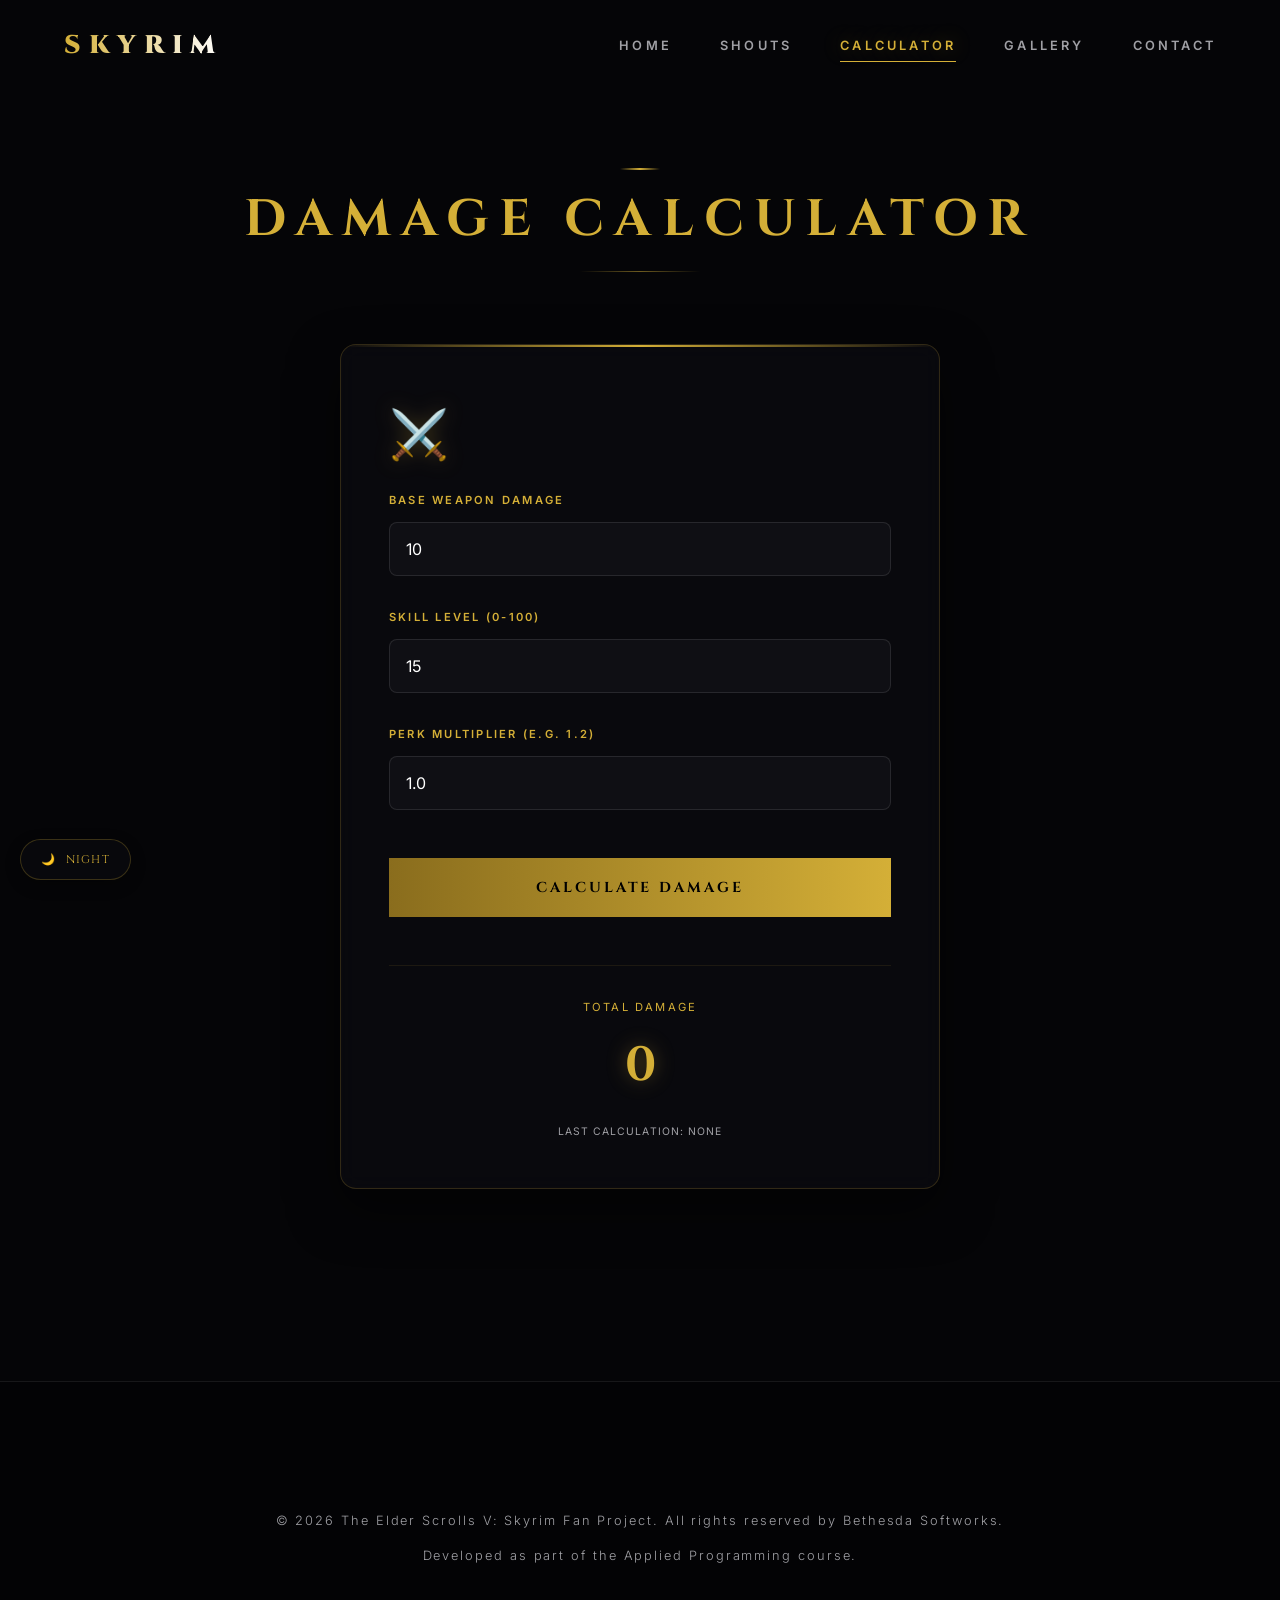
<file: calc.html>
<!doctype html>
<html lang="en">
  <head>
    <meta charset="UTF-8" />
    <meta name="viewport" content="width=device-width, initial-scale=1.0" />
    <title>Damage Calculator | Skyrim</title>
    <link rel="preconnect" href="https://fonts.googleapis.com" />
    <link rel="preconnect" href="https://fonts.gstatic.com" crossorigin />
    <link
      href="https://fonts.googleapis.com/css2?family=Cinzel:wght@400;700&family=Inter:wght@300;400;600&display=swap"
      rel="stylesheet"
    />
    <link rel="stylesheet" href="style.css" />
  </head>
  <body>
    <div class="noise"></div>
    <div class="bg-overlay"></div>
    <header>
      <div class="container">
        <a href="index.html" class="logo">
          <h1>Skyrim</h1>
        </a>
        <button class="menu-toggle" aria-label="Toggle Menu">
          <span></span>
          <span></span>
          <span></span>
        </button>
        <nav>
          <a href="index.html">Home</a>
          <a href="shouts.html">Shouts</a>
          <a href="calc.html" class="active">Calculator</a>
          <a href="gallery.html">Gallery</a>
          <a href="contact.html">Contact</a>
        </nav>
      </div>
    </header>

    <main>
      <section id="calc">
        <div class="container">
          <h2 class="section-title">Damage Calculator</h2>
          <div class="calc-box" id="calc-container">
            <div class="calc-sword-icon">⚔️</div>
            <div class="form-group">
              <label for="base-dmg">Base Weapon Damage</label>
              <input type="number" id="base-dmg" value="10" min="1" />
            </div>
            <div class="form-group">
              <label for="skill-level">Skill Level (0-100)</label>
              <input
                type="number"
                id="skill-level"
                value="15"
                min="0"
                max="100"
              />
            </div>
            <div class="form-group">
              <label for="perks">Perk Multiplier (e.g. 1.2)</label>
              <input type="number" id="perks" value="1.0" step="0.1" min="1" />
            </div>
            <button id="calc-btn" class="btn" type="button">
              Calculate Damage
            </button>
            <div class="calc-result-container">
              <div id="calc-result" class="result">
                <div class="result-label">Total Damage</div>
                <div class="calc-value-display" id="dmg-value">0</div>
              </div>
              <div id="last-calc" class="calc-history">
                Last Calculation: <span id="history-val">none</span>
              </div>
            </div>
          </div>
        </div>
      </section>
    </main>

    <footer>
      <div class="container">
        <p>
          &copy; 2026 The Elder Scrolls V: Skyrim Fan Project. All rights
          reserved by Bethesda Softworks.
        </p>
        <p>Developed as part of the Applied Programming course.</p>
      </div>
    </footer>

    <script type="module" src="script.js"></script>
  </body>
</html>
</file>
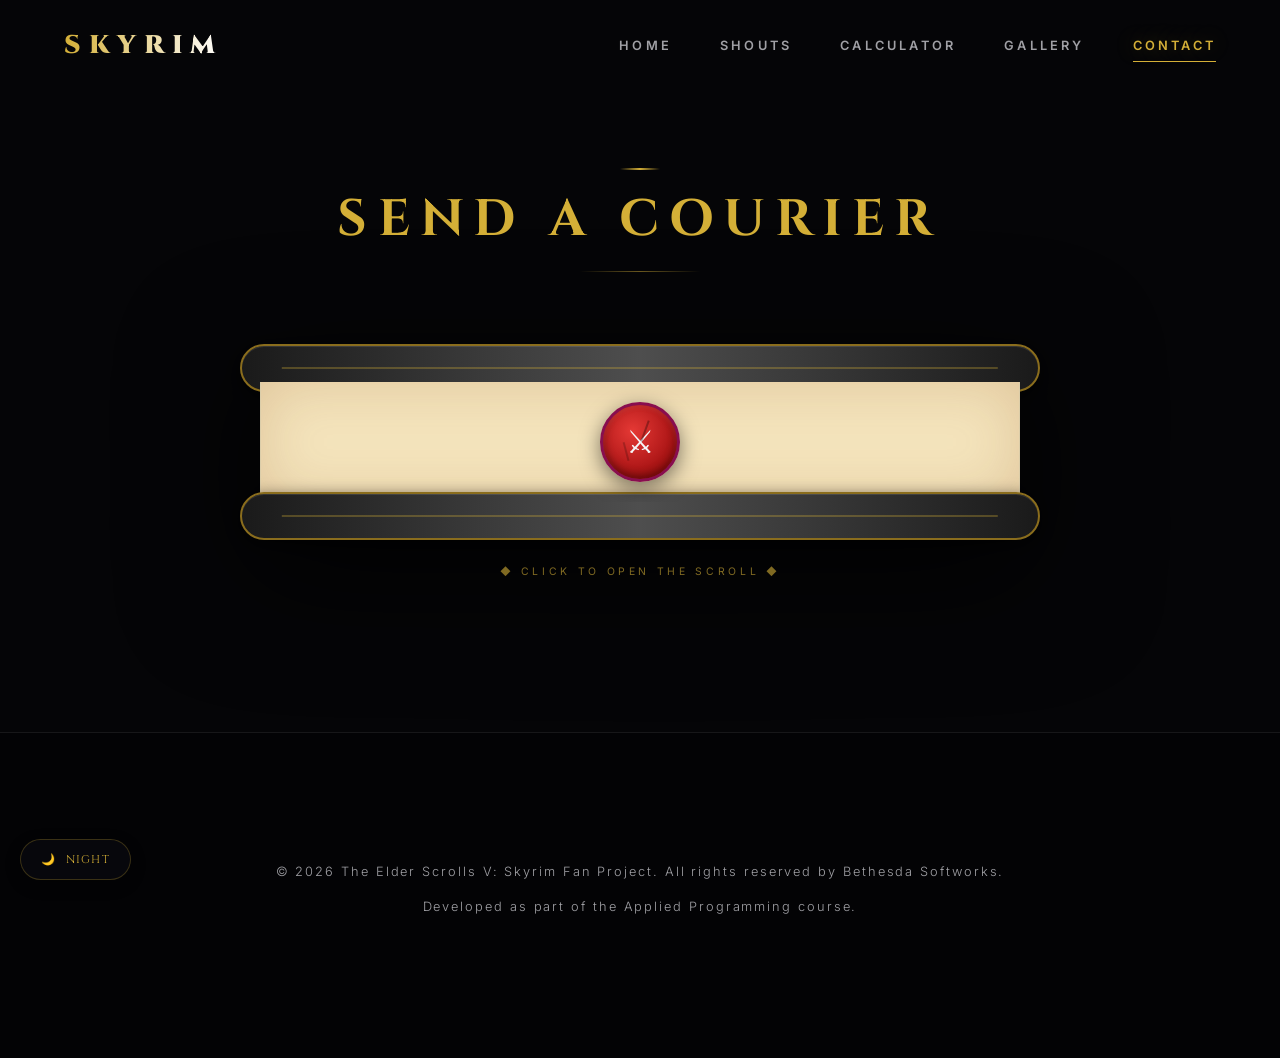
<file: contact.html>
<!doctype html>
<html lang="en">
  <head>
    <meta charset="UTF-8" />
    <meta name="viewport" content="width=device-width, initial-scale=1.0" />
    <title>Contact the Jarl | Skyrim</title>
    <link rel="preconnect" href="https://fonts.googleapis.com" />
    <link rel="preconnect" href="https://fonts.gstatic.com" crossorigin />
    <link
      href="https://fonts.googleapis.com/css2?family=Cinzel:wght@400;700&family=Inter:wght@300;400;600&display=swap"
      rel="stylesheet"
    />
    <link rel="stylesheet" href="style.css" />
  </head>

  <body>
    <div class="noise"></div>
    <div class="bg-overlay"></div>

    <header>
      <div class="container">
        <a href="index.html" class="logo"><h1>Skyrim</h1></a>
        <button class="menu-toggle" aria-label="Toggle Menu">
          <span></span><span></span><span></span>
        </button>
        <nav>
          <a href="index.html">Home</a>
          <a href="shouts.html">Shouts</a>
          <a href="calc.html">Calculator</a>
          <a href="gallery.html">Gallery</a>
          <a href="contact.html" class="active">Contact</a>
        </nav>
      </div>
    </header>

    <main>
      <section id="contact">
        <div class="container">
          <h2 class="section-title">Send a Courier</h2>

          <div class="scroll-wrapper">
            <!-- ЗАПЕЧАТАННОЕ СОСТОЯНИЕ -->
            <div
              class="scroll-sealed"
              id="scrollSealed"
              title="Click to open the scroll"
            >
              <div class="scroll-roll-sealed"></div>
              <div class="scroll-body-sealed">
                <div class="wax-seal">
                  <span>⚔</span>
                  <div class="seal-crack"></div>
                </div>
              </div>
              <div class="scroll-roll-sealed"></div>
              <div class="scroll-hint">◆ Click to open the scroll ◆</div>
            </div>

            <!-- ОТКРЫТОЕ СОСТОЯНИЕ -->
            <div class="scroll-opened" id="scrollOpened">
              <div class="scroll-roll top"></div>
              <div class="scroll-body">
                <div class="scroll-content">
                  <form id="contact-form" action="https://formsubmit.co/cetpanda@gmail.com" method="POST" novalidate>
                    <!-- Имя + Раса -->
                    <div class="form-grid">
                      <div class="form-group" id="group-name">
                        <label for="name">Your name</label>
                        <input type="text" name="name" id="name" placeholder="Dovahkiin" required />
                        <div class="field-error" id="err-name">
                          Please provide your name, Dovahkiin
                        </div>
                      </div>
                      <div class="form-group">
                        <label for="contact">Email or Phone</label>
                        <input type="text" name="contact" id="contact" placeholder="Email or Phone" required />
                      </div>
                    </div>
                    
                    <div class="form-grid">
                      <div class="form-group">
                        <label for="race">Your Race</label>
                        <select name="race" id="race">
                          <option>Nord</option>
                          <option>Imperial</option>
                          <option>Khajiit</option>
                          <option>Argonian</option>
                          <option>Dark Elf</option>
                          <option>High Elf</option>
                          <option>Wood Elf</option>
                          <option>Orc</option>
                          <option>Breton</option>
                          <option>Redguard</option>
                        </select>
                      </div>
                    </div>

                    <div class="scroll-divider"></div>

                    <!-- Теги темы -->
                    <div class="form-group">
                      <span class="subject-label">Subject of the request</span>
                      <div class="subject-tags" id="subjectTags">
                        <button
                          type="button"
                          class="subject-tag selected"
                          data-value="Dragon Threat"
                        >
                          The Threat of the Dragon
                        </button>
                        <button
                          type="button"
                          class="subject-tag"
                          data-value="Civil War"
                        >
                          Civil War
                        </button>
                        <button
                          type="button"
                          class="subject-tag"
                          data-value="Trade Route"
                        >
                          The Trade Route
                        </button>
                        <button
                          type="button"
                          class="subject-tag"
                          data-value="Bounty"
                        >
                          Announcement of the Award
                        </button>
                        <button
                          type="button"
                          class="subject-tag"
                          data-value="The Companions"
                        >
                          The Companions
                        </button>
                        <button
                          type="button"
                          class="subject-tag"
                          data-value="College of Winterhold"
                        >
                          College of Winterhold
                        </button>
                      </div>
                      <input type="hidden" name="subject" id="subject" value="Dragon Threat" />
                    </div>

                    <div class="scroll-divider"></div>

                    <!-- Сообщение -->
                    <div
                      class="form-group form-group--with-counter"
                      id="group-message"
                    >
                      <label for="message">Message to the Jarl</label>
                      <textarea
                        id="message" name="message"
                        rows="6"
                        placeholder="I've come to talk about the threat of the dragon...."
                      ></textarea>
                      <div class="field-error" id="err-message">
                        The scroll cannot be empty
                      </div>
                      <div class="char-counter" id="charCounter">0 / 500</div>
                    </div>

                    <div class="form-footer">
                      <button type="submit" class="btn-dispatch" id="submitBtn">
                        <span class="btn-text">Send a Messenger</span>
                      </button>
                    </div>
                  </form>
                  <!-- Сообщение об успехе -->
                  <div id="contact-success" class="success-scroll">
                    <div class="success-icon">📜</div>
                    <h3>The message has been sent!</h3>
                    <p>
                      "I've been looking for you. Something needs to be handed
                      over — in person."
                    </p>
                    <button id="retryBtn" type="button" class="btn-retry">
                      Send Another Message
                    </button>
                  </div>
                </div>
                <!-- /содержимое свитка -->
              </div>
              <!-- /тело свитка -->
              <div class="scroll-roll bottom"></div>
            </div>
            <!-- /открытый свиток -->
          </div>
          <!-- /обертка свитка -->
        </div>
      </section>
    </main>

    <footer>
      <div class="container">
        <p>
          &copy; 2026 The Elder Scrolls V: Skyrim Fan Project. All rights
          reserved by Bethesda Softworks.
        </p>
        <p>Developed as part of the Applied Programming course.</p>
      </div>
    </footer>

    <script type="module" src="script.js"></script>
  </body>
</html>
</file>
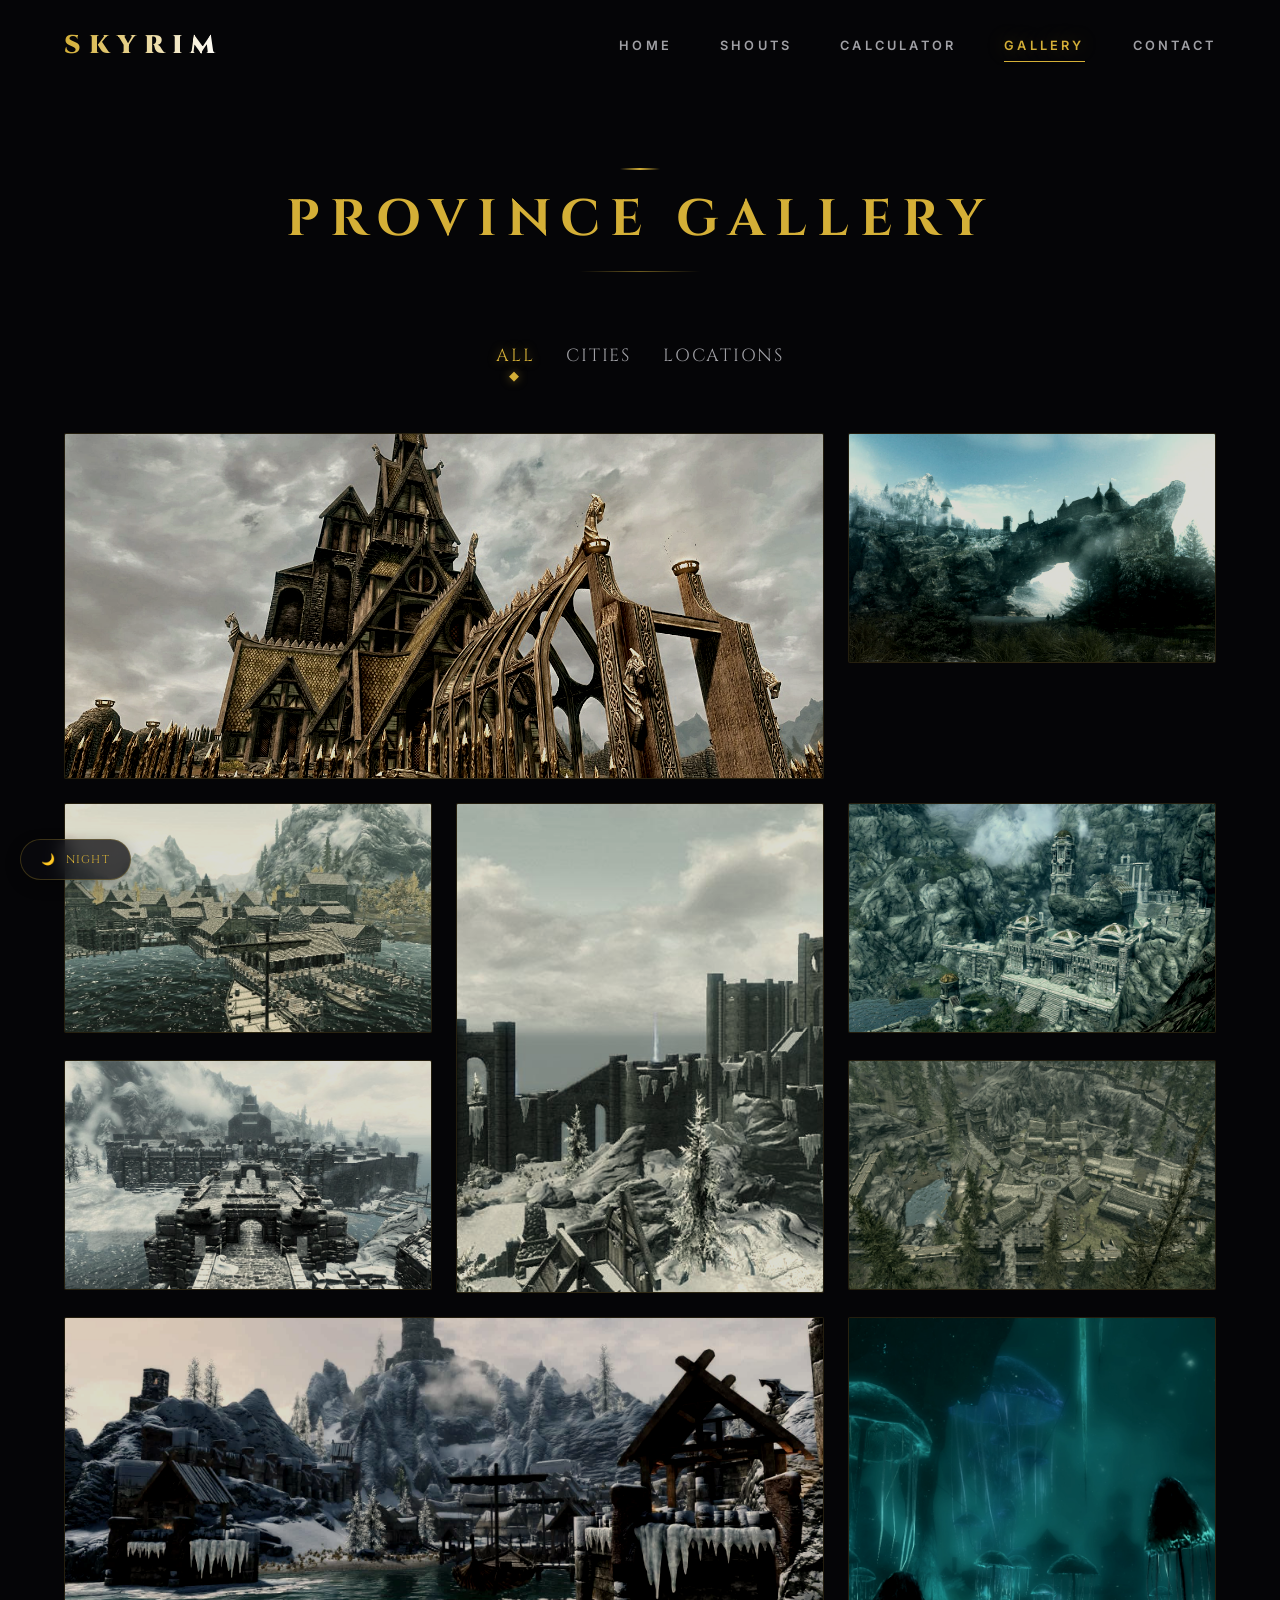
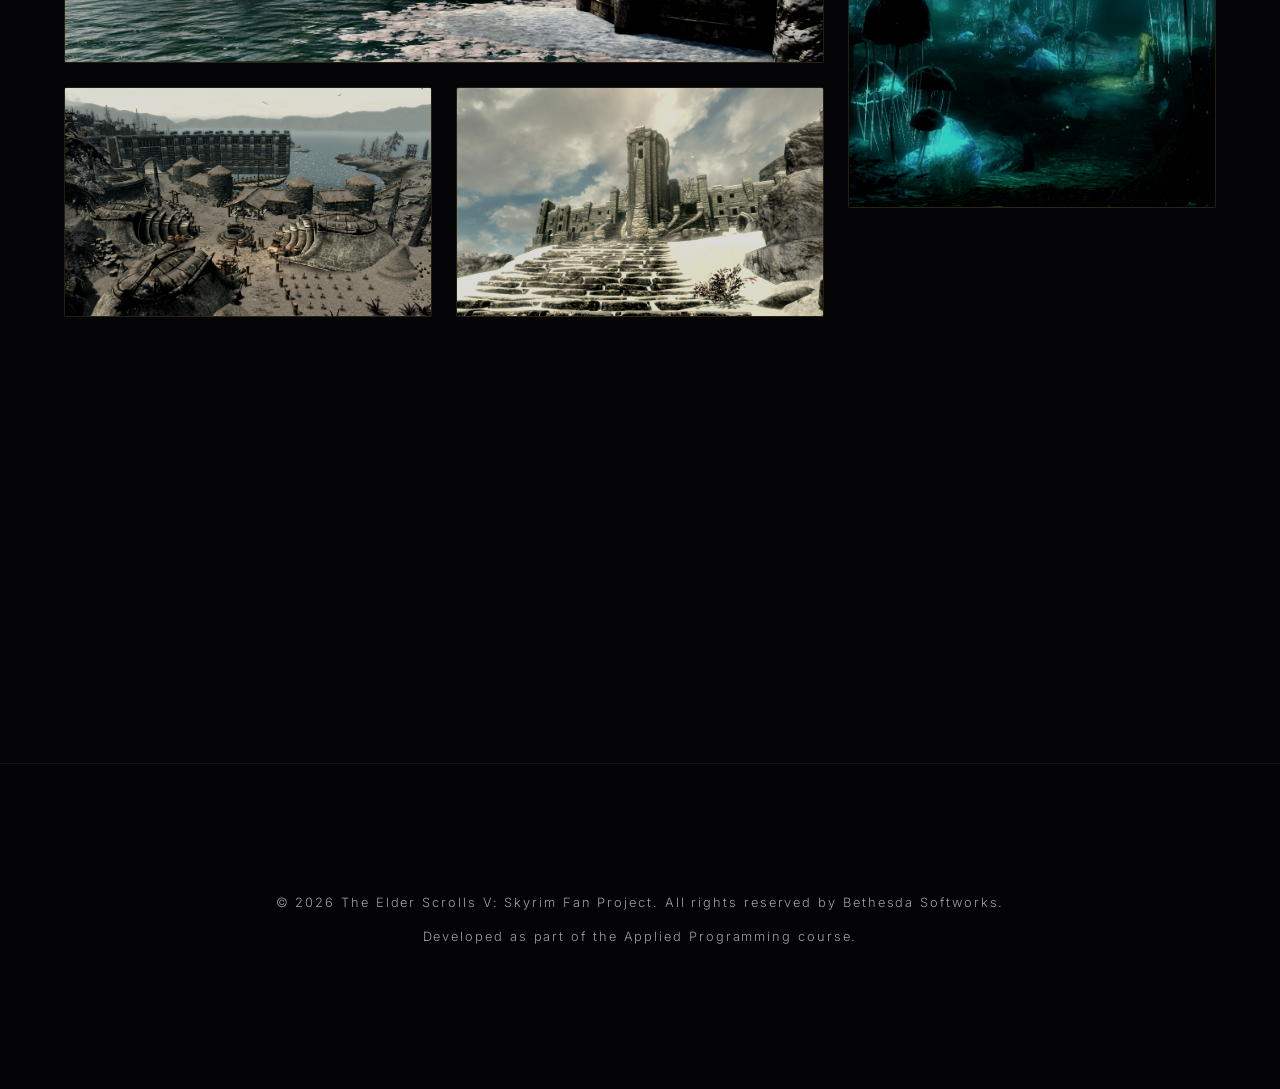
<file: gallery.html>
<!doctype html>
<html lang="en">
  <head>
    <meta charset="UTF-8" />
    <meta name="viewport" content="width=device-width, initial-scale=1.0" />
    <title>Province Gallery | Skyrim</title>
    <link rel="preconnect" href="https://fonts.googleapis.com" />
    <link rel="preconnect" href="https://fonts.gstatic.com" crossorigin />
    <link
      href="https://fonts.googleapis.com/css2?family=Cinzel:wght@400;700&family=Inter:wght@300;400;600&display=swap"
      rel="stylesheet"
    />
    <link rel="stylesheet" href="style.css" />
  </head>
  <body>
    <div class="noise"></div>
    <div class="bg-overlay"></div>
    <header>
      <div class="container">
        <a href="index.html" class="logo">
          <h1>Skyrim</h1>
        </a>
        <button class="menu-toggle" aria-label="Toggle Menu">
          <span></span>
          <span></span>
          <span></span>
        </button>
        <nav>
          <a href="index.html">Home</a>
          <a href="shouts.html">Shouts</a>
          <a href="calc.html">Calculator</a>
          <a href="gallery.html" class="active">Gallery</a>
          <a href="contact.html">Contact</a>
        </nav>
      </div>
    </header>

    <main>
      <section id="gallery">
        <div class="container">
          <h2 class="section-title">Province Gallery</h2>

          <!-- Фильтры галереи -->
          <div class="gallery-filters">
            <button class="filter-btn active" data-filter="all">All</button>
            <button class="filter-btn" data-filter="city">Cities</button>
            <button class="filter-btn" data-filter="location">Locations</button>
          </div>

          <div class="gallery-grid">
            <div class="gallery-item" data-category="city">
              <img
                src="img/Whiterun skyrim.webp"
                alt="Whiterun"
                referrerpolicy="no-referrer"
              />
              <div class="gallery-overlay">
                <h3>Whiterun</h3>
                <p>The heart of Skyrim.</p>
              </div>
            </div>
            <div class="gallery-item" data-category="city">
              <img
                src="img/Solitude.jpg"
                alt="Solitude"
                referrerpolicy="no-referrer"
              />
              <div class="gallery-overlay">
                <h3>Solitude</h3>
                <p>The capital and stronghold of the Imperial Legion.</p>
              </div>
            </div>
            <div class="gallery-item" data-category="city">
              <img
                src="img/Riften.webp"
                alt="Riften"
                referrerpolicy="no-referrer"
              />
              <div class="gallery-overlay">
                <h3>Riften</h3>
                <p>Home of the Thieves Guild, nestled in the autumn forest.</p>
              </div>
            </div>
            <div class="gallery-item" data-category="city">
              <img
                src="img/Winterhold.png"
                alt="Winterhold"
                referrerpolicy="no-referrer"
              />
              <div class="gallery-overlay">
                <h3>Winterhold</h3>
                <p>
                  Once a great capital, now home to the College of Winterhold.
                </p>
              </div>
            </div>
            <div class="gallery-item" data-category="city">
              <img
                src="img/Markarth.jpg"
                alt="Markarth"
                referrerpolicy="no-referrer"
              />
              <div class="gallery-overlay">
                <h3>Markarth</h3>
                <p>The City of Stone, built into the ancient Dwemer ruins.</p>
              </div>
            </div>
            <div class="gallery-item" data-category="city">
              <img
                src="img/Windhelm.png"
                alt="Windhelm"
                referrerpolicy="no-referrer"
              />
              <div class="gallery-overlay">
                <h3>Windhelm</h3>
                <p>
                  The oldest city in Skyrim and the seat of the Stormcloaks.
                </p>
              </div>
            </div>
            <div class="gallery-item" data-category="city">
              <img
                src="img/Falkreath.webp"
                alt="Falkreath"
                referrerpolicy="no-referrer"
              />
              <div class="gallery-overlay">
                <h3>Falkreath</h3>
                <p>Surrounded by dense forests and ancient graveyards.</p>
              </div>
            </div>
            <div class="gallery-item" data-category="city">
              <img
                src="img/Dawnstar.jpg"
                alt="Dawnstar"
                referrerpolicy="no-referrer"
              />
              <div class="gallery-overlay">
                <h3>Dawnstar</h3>
                <p>A bustling port city plagued by nightmares.</p>
              </div>
            </div>
            <div class="gallery-item" data-category="location">
              <img
                src="img/Blackreach.png"
                alt="Blackreach"
                referrerpolicy="no-referrer"
              />
              <div class="gallery-overlay">
                <h3>Blackreach</h3>
                <p>A massive underground city of the Dwemer.</p>
              </div>
            </div>
            <div class="gallery-item" data-category="city">
              <img
                src="img/Raven Rock.png"
                alt="Raven Rock"
                referrerpolicy="no-referrer"
              />
              <div class="gallery-overlay">
                <h3>Raven Rock</h3>
                <p>A Dunmer settlement on the island of Solstheim.</p>
              </div>
            </div>
            <div class="gallery-item" data-category="location">
              <img
                src="img/High Hrothgar.jpg"
                alt="High Hrothgar"
                referrerpolicy="no-referrer"
              />
              <div class="gallery-overlay">
                <h3>High Hrothgar</h3>
                <p>
                  The monastery of the Greybeards, perched atop the Throat of
                  the World.
                </p>
              </div>
            </div>
            <div class="gallery-item" data-category="city">
              <img
                src="img/Morthal.webp"
                alt="Morthal"
                referrerpolicy="no-referrer"
              />
              <div class="gallery-overlay">
                <h3>Morthal</h3>
                <p>
                  A small, fog-shrouded town in the middle of the Hjaalmarch
                  marsh.
                </p>
              </div>
            </div>
          </div>
        </div>
      </section>
    </main>

    <!-- Структура Лайтбокса -->
    <div class="lightbox" id="lightbox">
      <button class="lightbox-close" aria-label="Close Lightbox">
        &times;
      </button>
      <div class="lightbox-content">
        <img alt="Zoomed Image" />
        <div class="lightbox-caption">
          <h3></h3>
          <p></p>
        </div>
      </div>
    </div>

    <footer>
      <div class="container">
        <p>
          &copy; 2026 The Elder Scrolls V: Skyrim Fan Project. All rights
          reserved by Bethesda Softworks.
        </p>
        <p>Developed as part of the Applied Programming course.</p>
      </div>
    </footer>

    <script type="module" src="script.js"></script>
  </body>
</html>
</file>
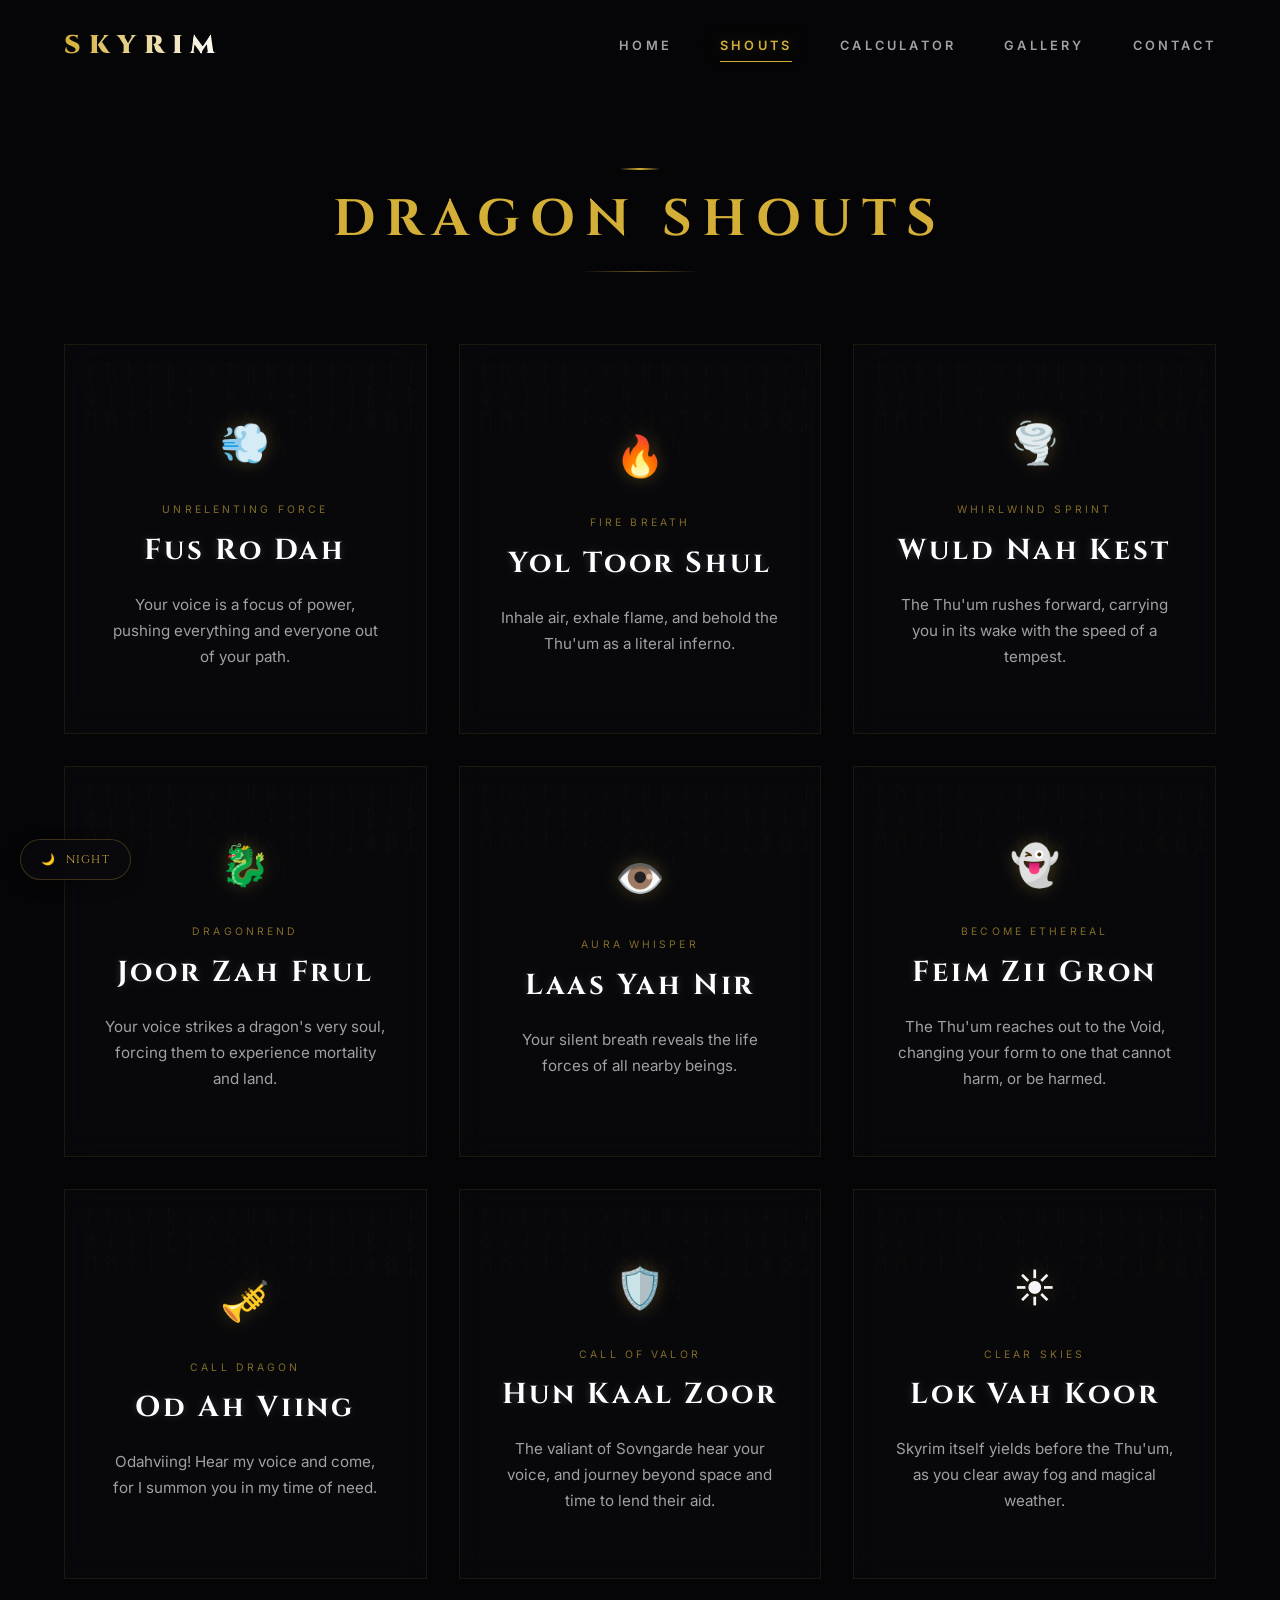
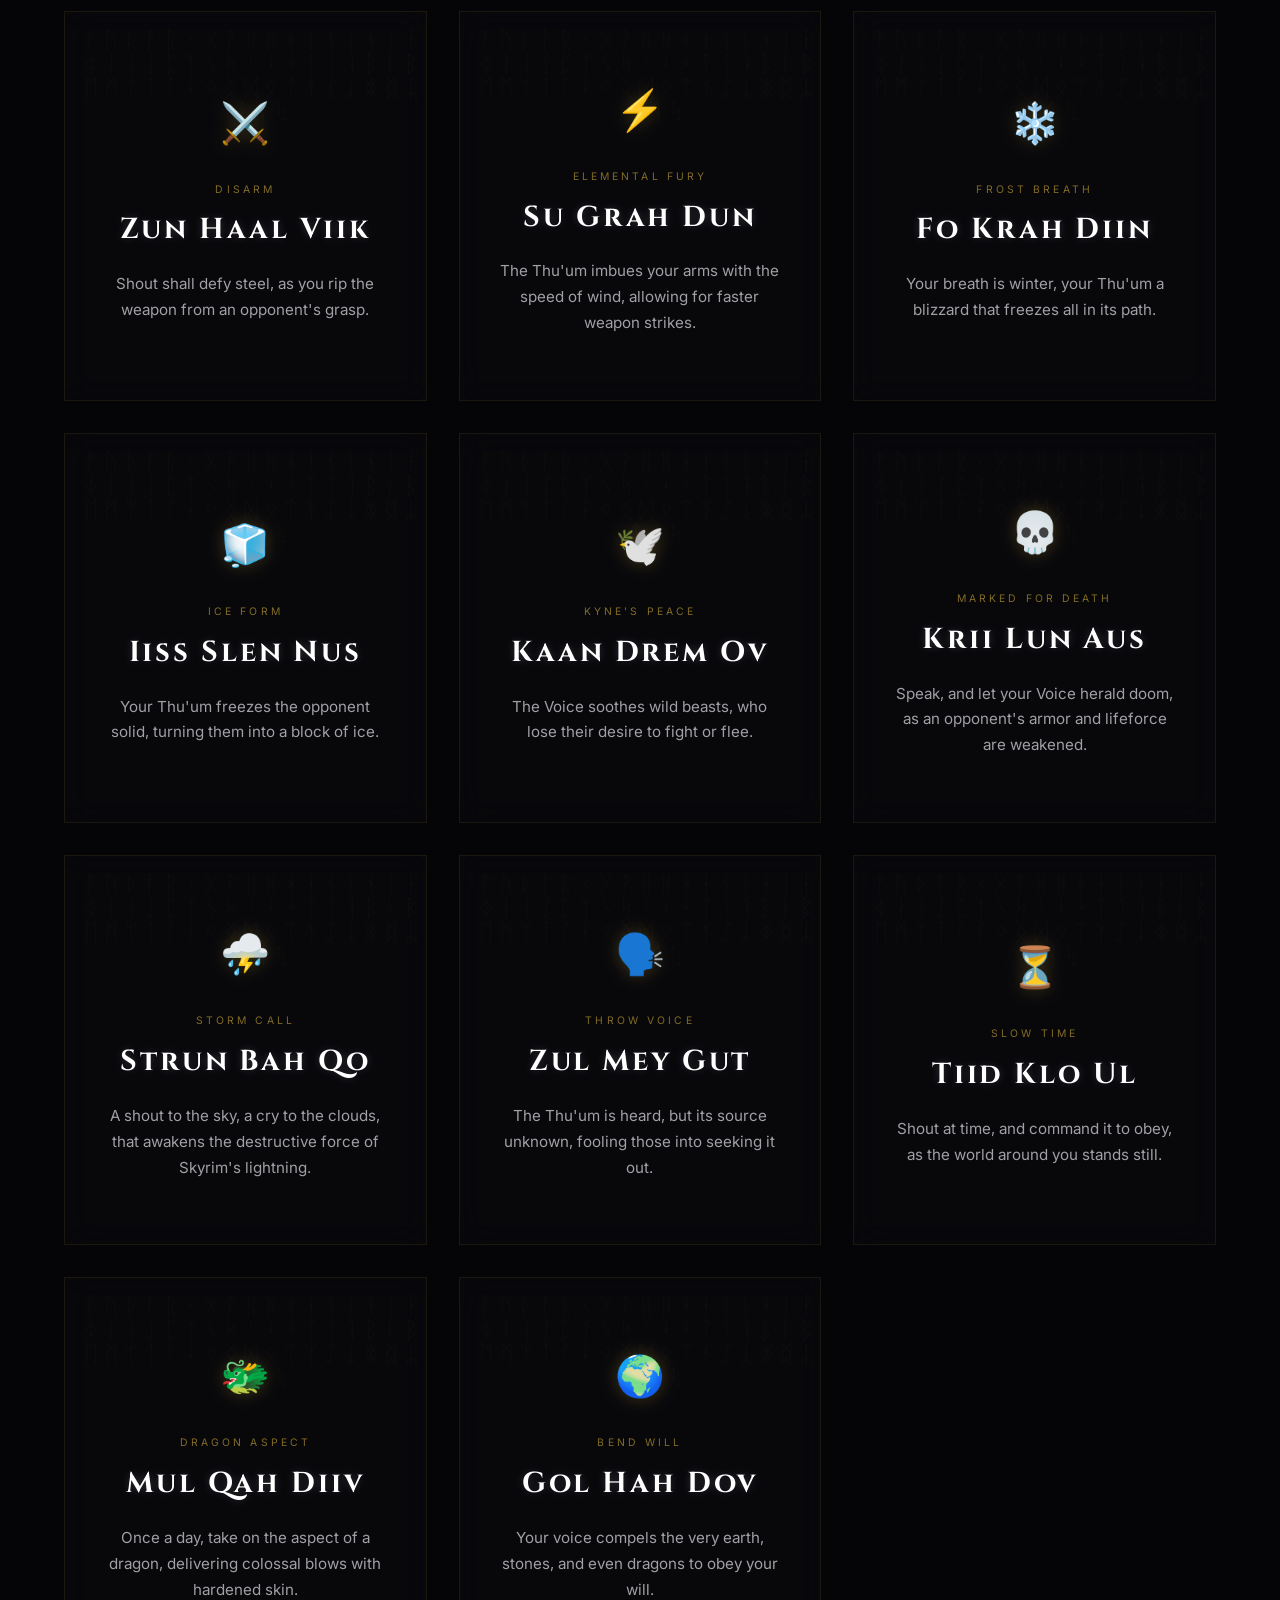
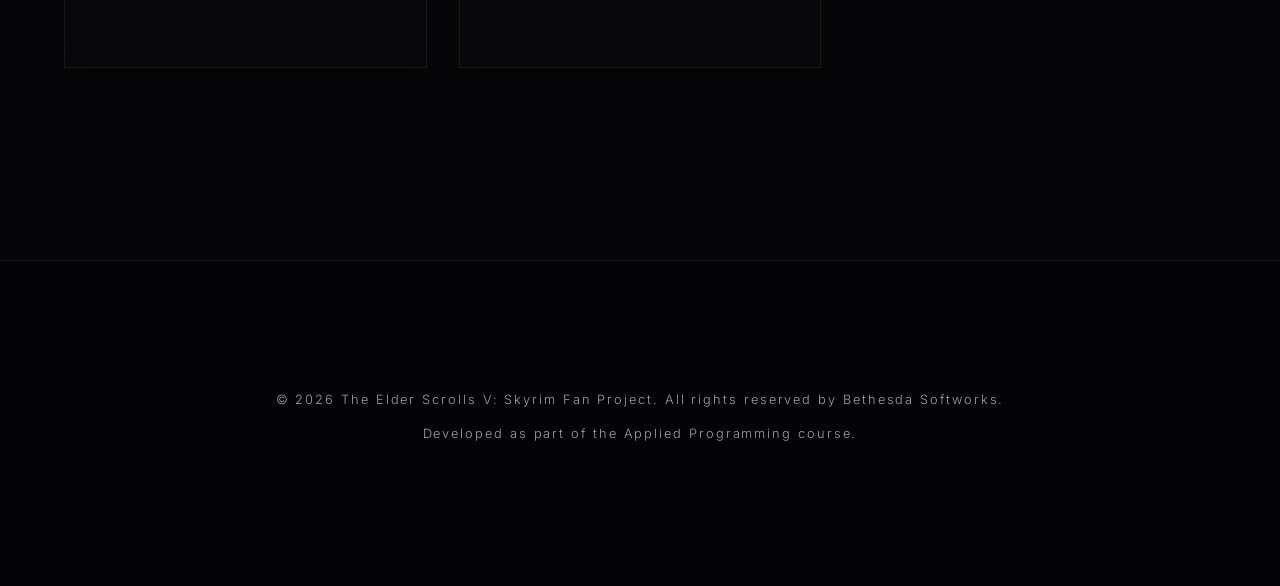
<file: shouts.html>
<!doctype html>
<html lang="en">
  <head>
    <meta charset="UTF-8" />
    <meta name="viewport" content="width=device-width, initial-scale=1.0" />
    <title>Dragon Shouts | Skyrim</title>
    <link rel="preconnect" href="https://fonts.googleapis.com" />
    <link rel="preconnect" href="https://fonts.gstatic.com" crossorigin />
    <link
      href="https://fonts.googleapis.com/css2?family=Cinzel:wght@400;700&family=Inter:wght@300;400;600&display=swap"
      rel="stylesheet"
    />
    <link rel="stylesheet" href="style.css" />
  </head>
  <body>
    <div class="noise"></div>
    <div class="bg-overlay"></div>
    <header>
      <div class="container">
        <a href="index.html" class="logo">
          <h1>Skyrim</h1>
        </a>
        <button class="menu-toggle" aria-label="Toggle Menu">
          <span></span>
          <span></span>
          <span></span>
        </button>
        <nav>
          <a href="index.html">Home</a>
          <a href="shouts.html" class="active">Shouts</a>
          <a href="calc.html">Calculator</a>
          <a href="gallery.html">Gallery</a>
          <a href="contact.html">Contact</a>
        </nav>
      </div>
    </header>

    <main>
      <section id="shouts">
        <div class="container">
          <h2 class="section-title">Dragon Shouts</h2>
          <div class="shouts-grid">
            <div class="shout-card" data-shout="FUS RO DAH">
              <div class="shout-icon">💨</div>
              <div class="shout-name-label">Unrelenting Force</div>
              <div class="shout-words-display">Fus Ro Dah</div>
              <p class="shout-desc">
                Your voice is a focus of power, pushing everything and everyone
                out of your path.
              </p>
            </div>
            <div class="shout-card" data-shout="YOL TOOR SHUL">
              <div class="shout-icon">🔥</div>
              <div class="shout-name-label">Fire Breath</div>
              <div class="shout-words-display">Yol Toor Shul</div>
              <p class="shout-desc">
                Inhale air, exhale flame, and behold the Thu'um as a literal
                inferno.
              </p>
            </div>
            <div class="shout-card" data-shout="WULD NAH KEST">
              <div class="shout-icon">🌪️</div>
              <div class="shout-name-label">Whirlwind Sprint</div>
              <div class="shout-words-display">Wuld Nah Kest</div>
              <p class="shout-desc">
                The Thu'um rushes forward, carrying you in its wake with the
                speed of a tempest.
              </p>
            </div>
            <div class="shout-card" data-shout="JOOR ZAH FRUL">
              <div class="shout-icon">🐉</div>
              <div class="shout-name-label">Dragonrend</div>
              <div class="shout-words-display">Joor Zah Frul</div>
              <p class="shout-desc">
                Your voice strikes a dragon's very soul, forcing them to
                experience mortality and land.
              </p>
            </div>
            <div class="shout-card" data-shout="LAAS YAH NIR">
              <div class="shout-icon">👁️</div>
              <div class="shout-name-label">Aura Whisper</div>
              <div class="shout-words-display">Laas Yah Nir</div>
              <p class="shout-desc">
                Your silent breath reveals the life forces of all nearby beings.
              </p>
            </div>
            <div class="shout-card" data-shout="FEIM ZII GRON">
              <div class="shout-icon">👻</div>
              <div class="shout-name-label">Become Ethereal</div>
              <div class="shout-words-display">Feim Zii Gron</div>
              <p class="shout-desc">
                The Thu'um reaches out to the Void, changing your form to one
                that cannot harm, or be harmed.
              </p>
            </div>
            <div class="shout-card" data-shout="OD AH VIING">
              <div class="shout-icon">🎺</div>
              <div class="shout-name-label">Call Dragon</div>
              <div class="shout-words-display">Od Ah Viing</div>
              <p class="shout-desc">
                Odahviing! Hear my voice and come, for I summon you in my time
                of need.
              </p>
            </div>
            <div class="shout-card" data-shout="HUN KAAL ZOOR">
              <div class="shout-icon">🛡️</div>
              <div class="shout-name-label">Call of Valor</div>
              <div class="shout-words-display">Hun Kaal Zoor</div>
              <p class="shout-desc">
                The valiant of Sovngarde hear your voice, and journey beyond
                space and time to lend their aid.
              </p>
            </div>
            <div class="shout-card" data-shout="LOK VAH KOOR">
              <div class="shout-icon">☀️</div>
              <div class="shout-name-label">Clear Skies</div>
              <div class="shout-words-display">Lok Vah Koor</div>
              <p class="shout-desc">
                Skyrim itself yields before the Thu'um, as you clear away fog
                and magical weather.
              </p>
            </div>
            <div class="shout-card" data-shout="ZUN HAAL VIIK">
              <div class="shout-icon">⚔️</div>
              <div class="shout-name-label">Disarm</div>
              <div class="shout-words-display">Zun Haal Viik</div>
              <p class="shout-desc">
                Shout shall defy steel, as you rip the weapon from an opponent's
                grasp.
              </p>
            </div>
            <div class="shout-card" data-shout="SU GRAH DUN">
              <div class="shout-icon">⚡</div>
              <div class="shout-name-label">Elemental Fury</div>
              <div class="shout-words-display">Su Grah Dun</div>
              <p class="shout-desc">
                The Thu'um imbues your arms with the speed of wind, allowing for
                faster weapon strikes.
              </p>
            </div>
            <div class="shout-card" data-shout="FO KRAH DIIN">
              <div class="shout-icon">❄️</div>
              <div class="shout-name-label">Frost Breath</div>
              <div class="shout-words-display">Fo Krah Diin</div>
              <p class="shout-desc">
                Your breath is winter, your Thu'um a blizzard that freezes all
                in its path.
              </p>
            </div>
            <div class="shout-card" data-shout="IISS SLEN NUS">
              <div class="shout-icon">🧊</div>
              <div class="shout-name-label">Ice Form</div>
              <div class="shout-words-display">Iiss Slen Nus</div>
              <p class="shout-desc">
                Your Thu'um freezes the opponent solid, turning them into a
                block of ice.
              </p>
            </div>
            <div class="shout-card" data-shout="KAAN DREM OV">
              <div class="shout-icon">🕊️</div>
              <div class="shout-name-label">Kyne's Peace</div>
              <div class="shout-words-display">Kaan Drem Ov</div>
              <p class="shout-desc">
                The Voice soothes wild beasts, who lose their desire to fight or
                flee.
              </p>
            </div>
            <div class="shout-card" data-shout="KRII LUN AUS">
              <div class="shout-icon">💀</div>
              <div class="shout-name-label">Marked for Death</div>
              <div class="shout-words-display">Krii Lun Aus</div>
              <p class="shout-desc">
                Speak, and let your Voice herald doom, as an opponent's armor
                and lifeforce are weakened.
              </p>
            </div>
            <div class="shout-card" data-shout="STRUN BAH QO">
              <div class="shout-icon">⛈️</div>
              <div class="shout-name-label">Storm Call</div>
              <div class="shout-words-display">Strun Bah Qo</div>
              <p class="shout-desc">
                A shout to the sky, a cry to the clouds, that awakens the
                destructive force of Skyrim's lightning.
              </p>
            </div>
            <div class="shout-card" data-shout="ZUL MEY GUT">
              <div class="shout-icon">🗣️</div>
              <div class="shout-name-label">Throw Voice</div>
              <div class="shout-words-display">Zul Mey Gut</div>
              <p class="shout-desc">
                The Thu'um is heard, but its source unknown, fooling those into
                seeking it out.
              </p>
            </div>
            <div class="shout-card" data-shout="TIID KLO UL">
              <div class="shout-icon">⏳</div>
              <div class="shout-name-label">Slow Time</div>
              <div class="shout-words-display">Tiid Klo Ul</div>
              <p class="shout-desc">
                Shout at time, and command it to obey, as the world around you
                stands still.
              </p>
            </div>
            <div class="shout-card" data-shout="MUL QAH DIIV">
              <div class="shout-icon">🐲</div>
              <div class="shout-name-label">Dragon Aspect</div>
              <div class="shout-words-display">Mul Qah Diiv</div>
              <p class="shout-desc">
                Once a day, take on the aspect of a dragon, delivering colossal
                blows with hardened skin.
              </p>
            </div>
            <div class="shout-card" data-shout="GOL HAH DOV">
              <div class="shout-icon">🌍</div>
              <div class="shout-name-label">Bend Will</div>
              <div class="shout-words-display">Gol Hah Dov</div>
              <p class="shout-desc">
                Your voice compels the very earth, stones, and even dragons to
                obey your will.
              </p>
            </div>
          </div>
        </div>
      </section>
    </main>

    <footer>
      <div class="container">
        <p>
          &copy; 2026 The Elder Scrolls V: Skyrim Fan Project. All rights
          reserved by Bethesda Softworks.
        </p>
        <p>Developed as part of the Applied Programming course.</p>
      </div>
    </footer>

    <script type="module" src="script.js"></script>
  </body>
</html>
</file>
<file: style.css>
@import url("https://fonts.googleapis.com/css2?family=Cinzel:wght@400;700;900&family=Inter:wght@300;400;500;600;700&display=swap");

:root {
  --bg-dark: #050507;
  --bg-panel: rgba(10, 10, 15, 0.75);
  --gold: #d4af37;
  --gold-bright: #f4cf57;
  --gold-dim: #8a6d1d;
  --gold-glow: rgba(212, 175, 55, 0.4);
  --text-light: #f5f5f7;
  --font-display: "Cinzel", serif;
  --font-sans: "Inter", sans-serif;
  --text-dim: #a0a0a5;
  --border-gold: 1px solid rgba(212, 175, 55, 0.25);
  --border-white: 1px solid rgba(255, 255, 255, 0.08);
  --transition: all 0.6s cubic-bezier(0.22, 1, 0.36, 1);
  --container-pad: clamp(1.5rem, 6vw, 4rem);
}

* {
  margin: 0;
  padding: 0;
  box-sizing: border-box;
}

/* Кастомная полоса прокрутки */
::-webkit-scrollbar {
  width: 5px;
}
::-webkit-scrollbar-track {
  background: var(--bg-dark);
}
::-webkit-scrollbar-thumb {
  background: linear-gradient(to bottom, var(--gold-dim), var(--gold));
  border-radius: 10px;
}

html {
  scroll-behavior: smooth;
  background-color: var(--bg-dark);
}

body {
  font-family: "Inter", sans-serif;
  background-color: var(--bg-dark);
  color: var(--text-light);
  line-height: 1.7;
  overflow-x: hidden;
  -webkit-font-smoothing: antialiased;
  cursor: url("img/cursor.webp"), auto;
  transition: background-color 0.8s ease, color 0.5s ease;
}

/* Атмосферный фон */
.bg-overlay {
  position: fixed;
  top: 0;
  left: 0;
  width: 100%;
  height: 100%;
  z-index: -1;
  transition: opacity 1s ease, filter 1s ease;
  background:
    radial-gradient(
      circle at 15% 25%,
      rgba(92, 124, 138, 0.12) 0%,
      transparent 45%
    ),
    radial-gradient(
      circle at 85% 75%,
      rgba(212, 175, 55, 0.08) 0%,
      transparent 45%
    ),
    var(--bg-dark);
}

.bg-overlay::after {
  content: "";
  position: absolute;
  inset: 0;
  background: url("https://www.transparenttextures.com/patterns/carbon-fibre.png");
  opacity: 0.15;
  mix-blend-mode: overlay;
}

.container {
  max-width: 1300px;
  margin: 0 auto;
  padding: 0 var(--container-pad);
}

/* Типографика */
h1,
h2,
h3 {
  font-family: "Cinzel", serif;
  color: var(--gold);
  text-transform: uppercase;
  letter-spacing: 0.2em;
  font-weight: 700;
  line-height: 1.1;
}

.section-title {
  text-align: center;
  margin-bottom: clamp(4rem, 12vw, 6rem);
  font-size: clamp(2rem, 6vw, 3.2rem);
  position: relative;
}

.section-title::before,
.section-title::after {
  content: "";
  position: absolute;
  left: 50%;
  transform: translateX(-50%);
  background: linear-gradient(90deg, transparent, var(--gold), transparent);
}

.section-title::before {
  top: -1.5rem;
  width: 40px;
  height: 2px;
}

.section-title::after {
  bottom: -1.5rem;
  width: 120px;
  height: 1px;
  opacity: 0.5;
}

/* Шапка и навигация */
header {
  position: fixed;
  top: 0;
  left: 0;
  width: 100%;
  z-index: 1000;
  padding: 2rem 0;
  transition: var(--transition);
}

header.scrolled {
  background: rgba(5, 5, 7, 0.9);
  -webkit-backdrop-filter: blur(20px);
  backdrop-filter: blur(20px);
  padding: 1.2rem 0;
  border-bottom: var(--border-gold);
  box-shadow: 0 10px 30px rgba(0, 0, 0, 0.5);
}

header .container {
  display: flex;
  justify-content: space-between;
  align-items: center;
}

.logo {
  display: flex;
  align-items: center;
  text-decoration: none;
  z-index: 1001;
}

.logo h1 {
  font-size: 1.6rem;
  font-weight: 900;
  background: linear-gradient(to right, var(--gold), #fff, var(--gold));
  -webkit-background-clip: text;
  background-clip: text;
  -webkit-text-fill-color: transparent;
  background-size: 200% auto;
  animation: shine 6s linear infinite;
  letter-spacing: 0.3em;
}

@keyframes shine {
  to {
    background-position: 200% center;
  }
}

/* Навигация для десктопа */
nav {
  display: flex;
  gap: 3rem;
}

nav a {
  color: var(--text-dim);
  text-decoration: none;
  font-size: 0.8rem;
  text-transform: uppercase;
  letter-spacing: 0.25em;
  transition: var(--transition);
  position: relative;
  font-weight: 600;
}

nav a::after {
  content: "";
  position: absolute;
  bottom: -5px;
  left: 0;
  width: 0;
  height: 1px;
  background: var(--gold);
  transition: var(--transition);
}

nav a:hover,
nav a.active {
  color: var(--gold);
  text-shadow: 0 0 20px var(--gold-glow);
}

nav a:hover::after,
nav a.active::after {
  width: 100%;
}

/* Переключатель мобильного меню */
.menu-toggle {
  display: none;
  background: none;
  border: none;
  cursor: pointer;
  z-index: 1001;
  padding: 0.5rem;
}

.menu-toggle span {
  display: block;
  width: 28px;
  height: 2px;
  background: var(--gold);
  margin: 6px 0;
  transition: var(--transition);
  border-radius: 2px;
}

/* Главный экран (Hero) */
.hero {
  height: 100vh;
  display: flex;
  align-items: center;
  justify-content: center;
  text-align: center;
  position: relative;
  overflow: hidden;
}

.hero-bg {
  position: absolute;
  inset: 0;
  background:
    linear-gradient(to bottom, transparent 60%, var(--bg-dark) 100%),
    url("img/Skyrim Awaits You.jpg") no-repeat center center/cover;
  z-index: -1;
  transform: none !important; /* Убираем любые трансформации для идеальной четкости */
  transition: opacity 0.5s ease;
}

.hero:hover .hero-bg {
  transform: none !important;
}

.hero-content {
  max-width: 900px;
  padding: 0 2rem;
}

.hero h1 {
  font-size: clamp(3rem, 12vw, 6.5rem);
  margin-bottom: 1.5rem;
  filter: drop-shadow(0 10px 40px rgba(0, 0, 0, 0.9));
  font-weight: 900;
}

.hero p {
  font-size: clamp(1rem, 4vw, 1.4rem);
  color: var(--text-dim);
  letter-spacing: 0.5em;
  text-transform: uppercase;
  margin-bottom: 4rem;
  font-weight: 300;
}

/* Кнопки */
.btn {
  display: inline-block;
  background: linear-gradient(135deg, var(--gold), var(--gold-dim));
  color: #000;
  padding: 1.4rem 4rem;
  border: none;
  border-radius: 0;
  cursor: pointer;
  font-weight: 900;
  text-transform: uppercase;
  letter-spacing: 0.2em;
  transition: var(--transition);
  font-family: "Cinzel", serif;
  text-decoration: none;
  font-size: 0.9rem;
  position: relative;
  overflow: hidden;
}

.btn::before {
  content: "";
  position: absolute;
  top: 0;
  left: -100%;
  width: 100%;
  height: 100%;
  background: linear-gradient(
    90deg,
    transparent,
    rgba(255, 255, 255, 0.4),
    transparent
  );
  transition: 0.5s;
}

.btn:hover::before {
  left: 100%;
}

.btn:hover {
  transform: translateY(-5px);
  box-shadow: 0 20px 40px rgba(212, 175, 55, 0.3);
  filter: brightness(1.15);
}

/* Секции */
section {
  padding: clamp(6rem, 20vw, 12rem) 0;
}

/* Секция Лор */
.lore-content {
  display: grid;
  grid-template-columns: 1fr 1fr;
  gap: 6rem;
  align-items: center;
}

.lore-text h3 {
  font-size: clamp(1.8rem, 5vw, 2.6rem);
  margin-bottom: 2.5rem;
}

.lore-text p {
  color: var(--text-dim);
  margin-bottom: 2rem;
  font-size: 1.2rem;
  font-weight: 300;
}

.lore-image {
  position: relative;
  padding: 1rem;
  background: var(--bg-panel);
  border: var(--border-gold);
  box-shadow: 0 40px 80px rgba(0, 0, 0, 0.6);
}

.lore-image::before {
  content: "";
  position: absolute;
  inset: -10px;
  border: 1px solid rgba(212, 175, 55, 0.1);
  pointer-events: none;
}

.lore-image img {
  width: 100%;
  display: block;
  transition: transform 1.2s cubic-bezier(0.22, 1, 0.36, 1);
}

.lore-image:hover img {
  transform: scale(1.03);
}

/* Секция Статистики */
.stats-grid {
  display: grid;
  grid-template-columns: repeat(3, 1fr);
  gap: 3rem;
}

.stat-item {
  padding: 4rem 2rem;
  background: var(--bg-panel);
  -webkit-backdrop-filter: blur(20px);
  backdrop-filter: blur(20px);
  border: var(--border-white);
  text-align: center;
  transition: var(--transition);
  position: relative;
}

.stat-item::before {
  content: "";
  position: absolute;
  top: 0;
  left: 50%;
  transform: translateX(-50%);
  width: 0;
  height: 2px;
  background: var(--gold);
  transition: var(--transition);
}

.stat-item:hover {
  border-color: var(--gold);
  transform: translateY(-15px);
  box-shadow: 0 30px 60px rgba(0, 0, 0, 0.4);
}

.stat-item:hover::before {
  width: 100%;
}

.stat-number {
  display: block;
  font-family: "Cinzel", serif;
  font-size: clamp(2.5rem, 6vw, 4.5rem);
  color: var(--gold);
  margin-bottom: 1rem;
  font-weight: 900;
}

.stat-label {
  font-size: 0.8rem;
  text-transform: uppercase;
  letter-spacing: 0.3em;
  color: var(--text-dim);
  font-weight: 600;
}

/* Сетка Криков - Стиль Bento */
.shouts-grid {
  display: grid;
  grid-template-columns: repeat(auto-fill, minmax(320px, 1fr));
  gap: 2rem;
}

.shout-card {
  background: var(--bg-panel);
  -webkit-backdrop-filter: blur(15px);
  backdrop-filter: blur(15px);
  padding: 4rem 2.5rem;
  border: var(--border-white);
  transition: var(--transition);
  text-align: center;
  text-decoration: none;
  display: flex;
  flex-direction: column;
  justify-content: center;
}

.shout-card:hover {
  background: rgba(212, 175, 55, 0.08);
  border-color: var(--gold);
  transform: translateY(-10px) scale(1.02);
  box-shadow: 0 25px 50px rgba(0, 0, 0, 0.5);
}

.shout-name {
  font-size: 0.8rem;
  color: var(--gold);
  margin-bottom: 1.5rem;
  letter-spacing: 0.3em;
  font-weight: 700;
}

.shout-words {
  font-size: 2.2rem;
  color: #fff;
  margin-bottom: 2rem;
  font-family: "Cinzel", serif;
  font-weight: 700;
  letter-spacing: 0.1em;
}

.shout-desc {
  font-size: 0.95rem;
  color: var(--text-dim);
  line-height: 1.7;
}

/* Калькулятор */
.calc-box {
  background: var(--bg-panel);
  -webkit-backdrop-filter: blur(25px);
  backdrop-filter: blur(25px);
  padding: clamp(2rem, 8vw, 5rem);
  border: var(--border-gold);
  max-width: 700px;
  margin: 0 auto;
  position: relative;
}

.calc-box::before {
  content: "";
  position: absolute;
  inset: 10px;
  border: 1px solid rgba(212, 175, 55, 0.1);
  pointer-events: none;
}

.form-group {
  margin-bottom: 2.5rem;
}

.form-group label {
  display: block;
  margin-bottom: 1rem;
  color: var(--gold);
  font-size: 0.8rem;
  text-transform: uppercase;
  letter-spacing: 0.2em;
  font-weight: 700;
}

.form-group input,
.form-group select,
.form-group textarea {
  width: 100%;
  padding: 1.4rem;
  background: rgba(255, 255, 255, 0.04);
  border: 1px solid rgba(255, 255, 255, 0.1);
  color: #fff;
  font-family: inherit;
  transition: var(--transition);
  font-size: 1rem;
}

.form-group input:focus {
  outline: none;
  border-color: var(--gold);
  background: rgba(255, 255, 255, 0.08);
  box-shadow: 0 0 20px rgba(212, 175, 55, 0.1);
}

/* Галерея */
.gallery-grid {
  display: grid;
  grid-template-columns: repeat(auto-fill, minmax(380px, 1fr));
  gap: 2rem;
}

.gallery-item {
  position: relative;
  overflow: hidden;
  aspect-ratio: 16/10;
  border: var(--border-white);
  cursor: pointer;
}

.gallery-item img {
  width: 100%;
  height: 100%;
  object-fit: cover;
  transition: transform 2s cubic-bezier(0.22, 1, 0.36, 1);
}

.gallery-item:hover img {
  transform: scale(1.15);
}

.gallery-overlay {
  position: absolute;
  inset: 0;
  background: linear-gradient(to top, rgba(0, 0, 0, 0.95) 0%, transparent 70%);
  padding: 3rem;
  display: flex;
  flex-direction: column;
  justify-content: flex-end;
  opacity: 0;
  transform: translateY(30px);
  transition: var(--transition);
}

.gallery-item:hover .gallery-overlay {
  opacity: 1;
  transform: translateY(0);
}

.gallery-overlay h3 {
  font-size: 1.6rem;
  margin-bottom: 0.5rem;
}

.gallery-overlay p {
  font-size: 0.9rem;
  color: var(--text-dim);
  font-weight: 300;
}

/* Подвал */
footer {
  padding: 8rem 0;
  background: #030305;
  border-top: var(--border-white);
  text-align: center;
}

footer p {
  font-size: 0.8rem;
  color: var(--text-dim);
  letter-spacing: 0.15em;
  margin-bottom: 0.8rem;
  font-weight: 300;
}

/* Адаптация для мобильных */
@media (max-width: 1024px) {
  .lore-content {
    grid-template-columns: 1fr;
    gap: 4rem;
    text-align: center;
  }

  .stats-grid {
    grid-template-columns: 1fr;
    max-width: 500px;
    margin: 0 auto;
  }
}

@media (max-width: 768px) {
  .menu-toggle {
    display: block;
  }

  nav {
    position: fixed;
    top: 0;
    right: -100%;
    width: 100%;
    height: 100vh;
    background: rgba(5, 5, 7, 0.98);
    -webkit-backdrop-filter: blur(30px);
    backdrop-filter: blur(30px);
    flex-direction: column;
    justify-content: center;
    align-items: center;
    gap: 4rem;
    transition: 0.8s cubic-bezier(0.22, 1, 0.36, 1);
    z-index: 1000;
  }

  nav.active {
    right: 0;
  }

  nav a {
    font-size: 1.2rem;
  }

  .menu-toggle.active span:nth-child(1) {
    transform: rotate(45deg) translate(6px, 6px);
  }
  .menu-toggle.active span:nth-child(2) {
    opacity: 0;
  }
  .menu-toggle.active span:nth-child(3) {
    transform: rotate(-45deg) translate(6px, -6px);
  }

  .hero h1 {
    font-size: 4rem;
  }
  .section-title {
    font-size: 2.2rem;
  }
}

/* Стилизация свитка контактов */
.scroll-container {
  max-width: 800px;
  margin: 0 auto;
  position: relative;
  filter: drop-shadow(0 30px 60px rgba(0, 0, 0, 0.8));
}

.scroll-roll {
  height: 40px;
  background: linear-gradient(to right, #2a2a2a, #4a4a4a, #2a2a2a);
  border: 2px solid var(--gold-dim);
  border-radius: 20px;
  position: relative;
  z-index: 2;
}

.scroll-roll::after {
  content: "";
  position: absolute;
  top: 50%;
  left: 50%;
  transform: translate(-50%, -50%);
  width: 90%;
  height: 2px;
  background: rgba(212, 175, 55, 0.3);
}

.scroll-body {
  background: #f4e4bc; /* Цвет пергамента */
  background-image: url("https://www.transparenttextures.com/patterns/old-map.png");
  margin: -10px 20px;
  padding: 60px 40px;
  position: relative;
  z-index: 1;
  border-left: 1px solid rgba(0, 0, 0, 0.1);
  border-right: 1px solid rgba(0, 0, 0, 0.1);
  box-shadow: inset 0 0 100px rgba(139, 69, 19, 0.2);
}

.scroll-content {
  color: #2c1e14; /* Цвет темных чернил */
  font-family: "Inter", sans-serif;
}

.scroll-content label {
  color: #5d4037;
  font-family: "Cinzel", serif;
  font-weight: 700;
  font-size: 0.8rem;
  letter-spacing: 0.1em;
  margin-bottom: 0.5rem;
  display: block;
}

.form-grid {
  display: grid;
  grid-template-columns: 1fr 1fr;
  gap: 2rem;
  margin-bottom: 2rem;
}

.scroll-content input,
.scroll-content select,
.scroll-content textarea {
  background: rgba(0, 0, 0, 0.05);
  border: 1px solid rgba(0, 0, 0, 0.1);
  border-bottom: 2px solid rgba(139, 69, 19, 0.3);
  color: #2c1e14;
  padding: 1rem;
  width: 100%;
  font-size: 1rem;
  transition: var(--transition);
}

.scroll-content input:focus,
.scroll-content select:focus,
.scroll-content textarea:focus {
  outline: none;
  background: rgba(255, 255, 255, 0.3);
  border-bottom-color: var(--gold-dim);
}

.scroll-content input::placeholder,
.scroll-content textarea::placeholder {
  color: rgba(44, 30, 20, 0.4);
}

.btn-dispatch {
  background: #2c1e14;
  color: #f4e4bc;
  border: none;
  padding: 1.2rem 3rem;
  font-family: "Cinzel", serif;
  font-weight: 700;
  text-transform: uppercase;
  letter-spacing: 0.2em;
  cursor: pointer;
  transition: var(--transition);
  display: flex;
  align-items: center;
  justify-content: center;
  gap: 1rem;
  width: 100%;
  margin-top: 2rem;
}

.btn-dispatch:hover {
  background: #4e342e;
  transform: translateY(-2px);
  box-shadow: 0 10px 20px rgba(0, 0, 0, 0.2);
}

.success-scroll {
  display: none;
  text-align: center;
  padding: 40px 0;
}

.success-icon {
  font-size: 4rem;
  margin-bottom: 1.5rem;
  animation: float 3s ease-in-out infinite;
  position: relative;
  display: inline-block;
}

.success-icon::after {
  content: "";
  position: absolute;
  bottom: -10px;
  right: -10px;
  width: 40px;
  height: 40px;
  background: #b71c1c; /* Цвет малинового воска */
  border-radius: 50%;
  box-shadow:
    0 4px 8px rgba(0, 0, 0, 0.3),
    inset 0 0 10px rgba(0, 0, 0, 0.5);
  border: 2px solid #880e4f;
  display: flex;
  align-items: center;
  justify-content: center;
  font-size: 1rem;
  color: rgba(255, 255, 255, 0.4);
  content: "⚔";
  line-height: 40px;
}

@keyframes float {
  0%,
  100% {
    transform: translateY(0);
  }
  50% {
    transform: translateY(-10px);
  }
}

.success-scroll h3 {
  color: #2c1e14;
  font-size: 2rem;
  margin-bottom: 1rem;
}

.success-scroll p {
  font-style: italic;
  font-size: 1.1rem;
  margin-bottom: 2.5rem;
  opacity: 0.8;
}

.btn-retry {
  background: transparent;
  border: 1px solid #2c1e14;
  color: #2c1e14;
  padding: 0.8rem 2rem;
  font-family: "Cinzel", serif;
  text-transform: uppercase;
  letter-spacing: 0.1em;
  cursor: pointer;
  transition: var(--transition);
}

.btn-retry:hover {
  background: #2c1e14;
  color: #f4e4bc;
}

@media (max-width: 768px) {
  .form-grid {
    grid-template-columns: 1fr;
  }
  .scroll-body {
    padding: 40px 20px;
    margin: -10px 10px;
  }
}

/* Улучшения главной страницы */
.hero-title {
  font-family: "Cinzel", serif;
  font-weight: 900;
  text-shadow:
    0 0 30px rgba(212, 175, 55, 0.5),
    0 10px 50px rgba(0, 0, 0, 0.8);
  letter-spacing: 0.1em;
}

.hero-subtitle {
  position: relative;
  display: inline-block;
  padding: 0 2rem;
}

.hero-subtitle::before,
.hero-subtitle::after {
  content: "ᛗ"; /* Рунический символ */
  position: absolute;
  top: 50%;
  transform: translateY(-50%);
  color: var(--gold);
  font-size: 1.5rem;
  opacity: 0.6;
}

.hero-subtitle::before {
  left: -1rem;
}
.hero-subtitle::after {
  right: -1rem;
}

.scroll-indicator {
  position: absolute;
  bottom: 2rem;
  left: 50%;
  transform: translateX(-50%);
  display: flex;
  flex-direction: column;
  align-items: center;
  gap: 0.5rem;
  opacity: 0.6;
  animation: bounce 2s infinite;
  cursor: pointer;
  text-decoration: none;
  color: inherit;
  transition: var(--transition);
}

.scroll-indicator:hover {
  opacity: 1;
  transform: translateX(-50%) scale(1.1);
}

.scroll-indicator:hover div {
  height: 60px !important;
  opacity: 1 !important;
}

@keyframes bounce {
  0%,
  20%,
  50%,
  80%,
  100% {
    transform: translateY(0) translateX(-50%);
  }
  40% {
    transform: translateY(-10px) translateX(-50%);
  }
  60% {
    transform: translateY(-5px) translateX(-50%);
  }
}

.runic-border {
  position: relative;
  border: 1px solid rgba(212, 175, 55, 0.2);
  padding: 2rem;
}

.runic-border::before {
  content: "ᚠ ᚢ ᚦ ᚨ ᚱ ᚲ ᚷ ᚹ";
  position: absolute;
  top: -0.7rem;
  left: 1rem;
  background: var(--bg-dark);
  padding: 0 0.5rem;
  font-size: 0.7rem;
  color: var(--gold);
  letter-spacing: 0.3em;
}

.stat-card {
  background: linear-gradient(
    135deg,
    rgba(255, 255, 255, 0.03) 0%,
    rgba(212, 175, 55, 0.03) 100%
  );
  border: 1px solid rgba(255, 255, 255, 0.05);
  position: relative;
  overflow: hidden;
}

.stat-card::after {
  content: "";
  position: absolute;
  bottom: -20px;
  right: -20px;
  width: 100px;
  height: 100px;
  background: radial-gradient(circle, var(--gold-glow) 0%, transparent 70%);
  opacity: 0.2;
}

.feature-card-icon {
  width: 60px;
  height: 60px;
  border-radius: 50%;
  border: 1px solid var(--gold-dim);
  display: flex;
  align-items: center;
  justify-content: center;
  margin: 0 auto 1.5rem;
  background: rgba(212, 175, 55, 0.05);
  transition: var(--transition);
}

.shout-card:hover .feature-card-icon {
  background: var(--gold);
  color: #000;
  box-shadow: 0 0 20px var(--gold-glow);
}

/* Улучшения Криков */
.shout-card {
  position: relative;
  overflow: hidden;
  background: rgba(10, 10, 15, 0.6);
  border: 1px solid rgba(212, 175, 55, 0.1);
  transition: var(--transition);
}

.shout-card::before {
  content: "ᚠ ᚢ ᚦ ᚨ ᚱ ᚲ ᚷ ᚹ ᚺ ᚻ ᚼ ᚽ ᚾ ᚿ ᛀ ᛁ ᛂ ᛃ ᛄ ᛅ ᛆ ᛇ ᛈ ᛉ ᛊ ᛋ ᛌ ᛍ ᛎ ᛏ ᛐ ᛑ ᛒ ᛓ ᛔ ᛕ ᛖ ᛗ ᛘ ᛙ ᛚ ᛛ ᛜ ᛝ ᛞ ᛟ ᛠ ᛡ ᛢ ᛣ ᛤ ᛥ ᛦ ᛧ ᛨ ᛩ ᛪ";
  position: absolute;
  top: 0;
  left: 0;
  width: 100%;
  height: 100%;
  font-size: 1.5rem;
  color: var(--gold);
  opacity: 0.03;
  word-break: break-all;
  line-height: 1;
  padding: 1rem;
  pointer-events: none;
  transition: var(--transition);
}

.shout-card:hover {
  border-color: var(--gold);
  background: rgba(212, 175, 55, 0.05);
  box-shadow: 0 0 30px rgba(212, 175, 55, 0.15);
  transform: translateY(-5px);
}

.shout-card:hover::before {
  opacity: 0.08;
  transform: scale(1.1);
}

.shout-icon {
  font-size: 2.5rem;
  margin-bottom: 1.5rem;
  filter: drop-shadow(0 0 10px rgba(212, 175, 55, 0.3));
  transition: var(--transition);
}

.shout-card:hover .shout-icon {
  transform: scale(1.2) rotate(5deg);
  filter: drop-shadow(0 0 20px var(--gold));
}

.shout-name-label {
  font-size: 0.65rem;
  text-transform: uppercase;
  letter-spacing: 0.3em;
  color: var(--gold);
  margin-bottom: 0.5rem;
  opacity: 0.6;
}

.shout-card:hover .shout-name-label {
  opacity: 1;
}

.shout-words-display {
  font-family: "Cinzel", serif;
  font-size: 1.8rem;
  font-weight: 700;
  color: #fff;
  margin-bottom: 1rem;
  letter-spacing: 0.1em;
  text-shadow: 0 0 10px rgba(255, 255, 255, 0.2);
}

.shout-card:hover .shout-words-display {
  text-shadow: 0 0 20px rgba(255, 255, 255, 0.5);
}

/* Улучшения Калькулятора */
.calc-box {
  max-width: 600px;
  margin: 0 auto;
  background: rgba(10, 10, 15, 0.8);
  border: 1px solid rgba(212, 175, 55, 0.2);
  padding: 3rem;
  border-radius: 1rem;
  position: relative;
  overflow: hidden;
  -webkit-backdrop-filter: blur(10px);
  backdrop-filter: blur(10px);
  box-shadow: 0 20px 50px rgba(0, 0, 0, 0.5);
}

.calc-box::before {
  content: "";
  position: absolute;
  inset: 0;
  background: url("https://www.transparenttextures.com/patterns/dark-matter.png");
  opacity: 0.1;
  pointer-events: none;
}

.calc-box::after {
  content: "";
  position: absolute;
  top: 0;
  left: 0;
  width: 100%;
  height: 2px;
  background: linear-gradient(90deg, transparent, var(--gold), transparent);
}

.calc-box .form-group {
  margin-bottom: 2rem;
  position: relative;
}

.calc-box label {
  display: block;
  font-size: 0.7rem;
  text-transform: uppercase;
  letter-spacing: 0.2em;
  color: var(--gold);
  margin-bottom: 0.75rem;
  font-weight: 600;
}

.calc-box input {
  width: 100%;
  background: rgba(255, 255, 255, 0.03);
  border: 1px solid rgba(255, 255, 255, 0.1);
  padding: 1rem;
  color: #fff;
  font-family: "Inter", sans-serif;
  font-size: 1rem;
  border-radius: 0.5rem;
  transition: var(--transition);
}

.calc-box input:focus {
  outline: none;
  border-color: var(--gold);
  background: rgba(212, 175, 55, 0.05);
  box-shadow: 0 0 15px rgba(212, 175, 55, 0.1);
}

.calc-box .btn {
  width: 100%;
  padding: 1.25rem;
  font-size: 0.9rem;
  margin-top: 1rem;
  background: linear-gradient(
    to right,
    var(--gold-dim),
    var(--gold),
    var(--gold-dim)
  );
  background-size: 200% auto;
  color: #000;
  font-weight: 700;
  border: none;
  transition: 0.5s;
}

.calc-box .btn:hover {
  background-position: right center;
  transform: translateY(-2px);
  box-shadow: 0 10px 20px rgba(212, 175, 55, 0.2);
}

.calc-result-container {
  margin-top: 3rem;
  padding-top: 2rem;
  border-top: 1px solid rgba(212, 175, 55, 0.1);
  text-align: center;
}

.calc-sword-icon {
  font-size: 3rem;
  margin-bottom: 1rem;
  filter: drop-shadow(0 0 10px rgba(212, 175, 55, 0.3));
  transition: var(--transition);
}

.calc-box.calculating .calc-sword-icon {
  animation: sword-strike 0.5s ease-out;
}

@keyframes sword-strike {
  0% {
    transform: scale(1) rotate(0);
  }
  30% {
    transform: scale(1.4) rotate(-20deg);
    filter: drop-shadow(0 0 30px var(--gold));
  }
  100% {
    transform: scale(1) rotate(0);
  }
}

.calc-value-display {
  font-family: "Cinzel", serif;
  font-size: 3rem;
  color: var(--gold);
  font-weight: 700;
  text-shadow: 0 0 20px rgba(212, 175, 55, 0.4);
}

.calc-history {
  font-size: 0.65rem;
  text-transform: uppercase;
  letter-spacing: 0.1em;
  color: var(--text-dim);
  margin-top: 1rem;
}

/* Улучшения Галереи */
.gallery-grid {
  display: grid;
  grid-template-columns: repeat(auto-fit, minmax(300px, 1fr));
  gap: 1.5rem;
  grid-auto-flow: dense;
}

.gallery-item {
  position: relative;
  border-radius: 2px;
  overflow: hidden;
  border: 1px solid rgba(212, 175, 55, 0.15);
  background:
    radial-gradient(
      circle at 50% 0%,
      rgba(212, 175, 55, 0.06),
      transparent 70%
    ),
    url("https://www.transparenttextures.com/patterns/dark-matter.png"), #050507;
  aspect-ratio: 16/10;
  cursor: pointer;
  transition: var(--transition);
  box-shadow: inset 0 0 20px rgba(0, 0, 0, 0.5);
}

/* Мозаичная раскладка (Mosaic Layout) */
@media (min-width: 900px) {
  .gallery-item:nth-child(1),
  .gallery-item:nth-child(8) {
    grid-column: span 2;
    aspect-ratio: 2.2/1;
  }

  .gallery-item:nth-child(4),
  .gallery-item:nth-child(9) {
    grid-row: span 2;
    aspect-ratio: 3/4;
  }
}

/* Внутренняя рамка и эффекты */
.gallery-item::before {
  content: "";
  position: absolute;
  top: 0;
  left: -150%;
  width: 100%;
  height: 100%;
  background: linear-gradient(
    to right,
    transparent 0%,
    rgba(255, 255, 255, 0.1) 50%,
    transparent 100%
  );
  transform: skewX(-25deg);
  transition: left 0.8s;
  z-index: 4;
}

.gallery-item::after {
  content: "";
  position: absolute;
  inset: 0;
  border: 1px solid rgba(212, 175, 55, 0);
  transition: var(--transition);
  z-index: 2;
}

.gallery-item img {
  width: 100%;
  height: 100%;
  object-fit: cover;
  transition:
    transform 1.2s cubic-bezier(0.22, 1, 0.36, 1),
    filter 0.6s ease;
  filter: sepia(30%) brightness(0.8) contrast(1.2);
}

.gallery-overlay {
  position: absolute;
  inset: 0;
  background: linear-gradient(
    to top,
    rgba(5, 5, 7, 1) 0%,
    rgba(5, 5, 7, 0.7) 30%,
    transparent 80%
  );
  display: flex;
  flex-direction: column;
  justify-content: flex-end;
  padding: 1.5rem;
  opacity: 0;
  transition: all 0.6s cubic-bezier(0.22, 1, 0.36, 1);
  z-index: 3;
}

.gallery-item:hover {
  border-color: var(--gold-bright);
  transform: translateY(-10px) scale(1.03);
  box-shadow:
    0 30px 60px rgba(0, 0, 0, 0.7),
    0 0 40px var(--gold-glow);
  z-index: 5;
}

.gallery-item:hover::before {
  left: 150%;
}

.gallery-item:hover::after {
  inset: 8px;
  border: 1px solid rgba(212, 175, 55, 0.7);
}

.gallery-item:hover img {
  transform: scale(1.15);
  filter: sepia(0%) brightness(1) contrast(1);
}

.gallery-item:hover .gallery-overlay {
  opacity: 1;
}

.gallery-overlay h3 {
  font-family: "Cinzel", serif;
  font-size: 1.4rem;
  color: var(--gold-bright);
  margin-bottom: 0.25rem;
  text-shadow: 0 2px 15px rgba(0, 0, 0, 1);
  transform: translateY(20px);
  opacity: 0;
  transition: 0.5s cubic-bezier(0.22, 1, 0.36, 1) 0.2s;
}

/* Глобальные кастомные курсоры (Скайрим) */
a,
button,
.btn,
.shout-card,
.gallery-item,
.scroll-sealed,
.subject-tag,
.filter-btn,
.lightbox-close,
.scroll-indicator,
input[type="submit"],
.btn-dispatch,
.btn-retry,
select {
  cursor: url("img/cursor-hand.webp"), pointer;
}

.gallery-overlay p {
  font-size: 0.85rem;
  color: #e0e0e0;
  line-height: 1.5;
  transform: translateY(20px);
  opacity: 0;
  transition: 0.5s cubic-bezier(0.22, 1, 0.36, 1) 0.3s;
  font-weight: 300;
}

.gallery-item:hover h3,
.gallery-item:hover p {
  transform: translateY(0);
  opacity: 1;
}

/* Фильтры Галереи */
.gallery-filters {
  display: flex;
  justify-content: center;
  gap: 2rem;
  margin-bottom: 3rem;
}

.filter-btn {
  background: transparent;
  border: none;
  color: var(--text-dim);
  font-family: "Cinzel", serif;
  font-size: 1.1rem;
  text-transform: uppercase;
  cursor: pointer;
  position: relative;
  transition: var(--transition);
  letter-spacing: 0.1em;
}

.filter-btn::after {
  content: "◆";
  display: block;
  font-size: 0.8rem;
  opacity: 0;
  transform: translateY(5px);
  transition: var(--transition);
  color: var(--gold);
}

.filter-btn:hover,
.filter-btn.active {
  color: var(--gold);
  text-shadow: 0 0 10px rgba(212, 175, 55, 0.5);
}

.filter-btn.active::after {
  opacity: 1;
  transform: translateY(0);
}

/* Улучшения Лайтбокса */
.lightbox {
  position: fixed;
  inset: 0;
  background: rgba(0, 0, 0, 0.95);
  -webkit-backdrop-filter: blur(10px);
  backdrop-filter: blur(10px);
  z-index: 2000;
  display: none;
  align-items: center;
  justify-content: center;
  padding: 4rem;
  cursor: zoom-out;
}

.lightbox.active {
  display: flex;
  animation: fadeIn 0.5s ease;
}

.lightbox img {
  max-width: 90%;
  max-height: 80vh;
  border-radius: 0.5rem;
  box-shadow: 0 0 50px rgba(0, 0, 0, 0.5);
  border: 1px solid rgba(212, 175, 55, 0.2);
}

.lightbox-caption {
  position: absolute;
  bottom: 10%;
  text-align: center;
  max-width: 600px;
}

.lightbox-caption h3 {
  font-family: "Cinzel", serif;
  font-size: 2.5rem;
  color: var(--gold);
  margin-bottom: 1rem;
}

.lightbox-caption p {
  font-size: 1.1rem;
  color: #fff;
  opacity: 0.9;
}

.lightbox-content {
  position: relative;
  display: flex;
  flex-direction: column;
  align-items: center;
  justify-content: center;
  width: 100%;
  height: 100%;
}

.lightbox-close {
  position: absolute;
  top: 2rem;
  right: 2rem;
  background: none;
  border: none;
  color: rgba(255, 255, 255, 0.5);
  font-size: 4rem;
  line-height: 1;
  cursor: pointer;
  transition: var(--transition);
  z-index: 2001;
}

.lightbox-close:hover {
  color: var(--gold);
  transform: scale(1.1);
}

/* Активное наложение Крика */
.shout-active-overlay {
  position: fixed;
  inset: 0;
  background: rgba(0, 0, 0, 0.7);
  -webkit-backdrop-filter: blur(8px);
  backdrop-filter: blur(8px);
  z-index: 3000;
  display: flex;
  flex-direction: column;
  align-items: center;
  justify-content: center;
  opacity: 0;
  pointer-events: none;
  transition: all 0.8s cubic-bezier(0.22, 1, 0.36, 1);
}

.shout-active-overlay.active {
  opacity: 1;
  pointer-events: auto;
}

.shout-words-large {
  font-family: var(--font-display);
  font-size: clamp(3rem, 15vw, 10rem);
  color: var(--gold-bright);
  text-shadow: 0 0 50px rgba(255, 215, 0, 0.6);
  transform: scale(0.5);
  opacity: 0;
  transition: all 1s cubic-bezier(0.22, 1, 0.36, 1);
  letter-spacing: 0.1em;
  text-align: center;
}

.shout-active-overlay.active .shout-words-large {
  transform: scale(1);
  opacity: 1;
  letter-spacing: 0.3em;
}

.shout-translation-large {
  font-family: var(--font-sans);
  font-size: clamp(1.2rem, 4vw, 2.5rem);
  color: rgba(255, 255, 255, 0.6);
  font-style: italic;
  margin-top: 2rem;
  opacity: 0;
  transform: translateY(20px);
  transition: all 0.8s ease 0.3s;
}

.shout-active-overlay.active .shout-translation-large {
  opacity: 1;
  transform: translateY(0);
}

.animate-pulse-gold {
  animation: pulse-gold 1s ease;
}

@keyframes pulse-gold {
  0% {
    transform: scale(1);
    color: var(--gold);
  }
  50% {
    transform: scale(1.5);
    color: #fff;
    text-shadow: 0 0 20px var(--gold);
  }
  100% {
    transform: scale(1);
    color: var(--gold);
  }
}

/* Анимации */
@keyframes shake {
  0%,
  100% {
    transform: translate(0, 0);
  }
  20% {
    transform: translate(-8px, 8px);
  }
  40% {
    transform: translate(8px, -8px);
  }
  60% {
    transform: translate(-8px, -8px);
  }
  80% {
    transform: translate(8px, 8px);
  }
}

.shake {
  animation: shake 0.5s cubic-bezier(0.36, 0.07, 0.19, 0.97) both;
}

/* Появление при прокрутке */
.reveal {
  opacity: 0;
  transform: translateY(50px);
  transition: 1s cubic-bezier(0.22, 1, 0.36, 1);
}

.reveal.active {
  opacity: 1;
  transform: translateY(0);
}

/* Контакты */

/* ── Состояние "запечатанного" свитка ── */
.scroll-wrapper {
  max-width: 800px;
  margin: 0 auto;
  position: relative;
  filter: drop-shadow(0 30px 60px rgba(0, 0, 0, 0.8));
}

/* Запечатанный свиток – показывается первым */
.scroll-sealed {
  display: flex;
  flex-direction: column;
  align-items: center;
  cursor: pointer;
  -webkit-user-select: none;
  user-select: none;
  transition: transform 0.4s cubic-bezier(0.22, 1, 0.36, 1);
}

.scroll-sealed:hover {
  transform: translateY(-8px) scale(1.02);
}

.scroll-sealed .scroll-roll-sealed {
  width: 100%;
  height: 48px;
  background: linear-gradient(
    to right,
    #1a1a1a,
    #3a3a3a 30%,
    #4e4e4e 50%,
    #3a3a3a 70%,
    #1a1a1a
  );
  border: 2px solid var(--gold-dim);
  border-radius: 24px;
  position: relative;
  box-shadow:
    0 4px 16px rgba(0, 0, 0, 0.6),
    inset 0 1px 0 rgba(255, 255, 255, 0.1);
}

.scroll-sealed .scroll-roll-sealed::after {
  content: "";
  position: absolute;
  top: 50%;
  left: 50%;
  transform: translate(-50%, -50%);
  width: 90%;
  height: 2px;
  background: rgba(212, 175, 55, 0.3);
}

.scroll-sealed .scroll-body-sealed {
  width: calc(100% - 40px);
  height: 120px;
  background: #f4e4bc;
  background-image: url("https://www.transparenttextures.com/patterns/old-map.png");
  border-left: 1px solid rgba(0, 0, 0, 0.1);
  border-right: 1px solid rgba(0, 0, 0, 0.1);
  box-shadow: inset 0 0 60px rgba(139, 69, 19, 0.2);
  display: flex;
  align-items: center;
  justify-content: center;
  position: relative;
  margin: -10px 20px;
  overflow: hidden;
}

/* Восковая печать */
.wax-seal {
  width: 80px;
  height: 80px;
  background: radial-gradient(circle at 40% 35%, #e53935, #b71c1c 50%, #7f0000);
  border-radius: 50%;
  display: flex;
  align-items: center;
  justify-content: center;
  font-size: 2rem;
  box-shadow:
    0 6px 20px rgba(0, 0, 0, 0.5),
    inset 0 -3px 8px rgba(0, 0, 0, 0.4),
    inset 0 2px 4px rgba(255, 100, 100, 0.3);
  border: 3px solid #880e4f;
  transition:
    transform 0.4s cubic-bezier(0.22, 1, 0.36, 1),
    box-shadow 0.4s;
  position: relative;
  z-index: 2;
}

.scroll-sealed:hover .wax-seal {
  transform: scale(1.1) rotate(8deg);
  box-shadow:
    0 12px 30px rgba(183, 28, 28, 0.6),
    inset 0 -3px 8px rgba(0, 0, 0, 0.4),
    inset 0 2px 4px rgba(255, 100, 100, 0.3);
}

.seal-crack {
  position: absolute;
  width: 100%;
  height: 100%;
  top: 0;
  left: 0;
  border-radius: 50%;
  background: transparent;
  pointer-events: none;
}

.seal-crack::before {
  content: "";
  position: absolute;
  top: 20%;
  left: 55%;
  width: 2px;
  height: 30%;
  background: rgba(0, 0, 0, 0.3);
  transform: rotate(20deg);
}

.seal-crack::after {
  content: "";
  position: absolute;
  top: 50%;
  left: 30%;
  width: 2px;
  height: 25%;
  background: rgba(0, 0, 0, 0.2);
  transform: rotate(-15deg);
}

.scroll-hint {
  position: absolute;
  bottom: -2.5rem;
  left: 50%;
  transform: translateX(-50%);
  font-size: 0.65rem;
  letter-spacing: 0.35em;
  text-transform: uppercase;
  color: var(--gold);
  opacity: 0.6;
  white-space: nowrap;
  animation: pulse-hint 2.5s ease-in-out infinite;
}

@keyframes pulse-hint {
  0%,
  100% {
    opacity: 0.4;
  }
  50% {
    opacity: 0.9;
  }
}

/* ── Анимация открытия свитка ── */
.scroll-opened {
  display: none;
  position: relative;
}

.scroll-opened .scroll-roll {
  height: 48px;
  background: linear-gradient(
    to right,
    #1a1a1a,
    #3a3a3a 30%,
    #4e4e4e 50%,
    #3a3a3a 70%,
    #1a1a1a
  );
  border: 2px solid var(--gold-dim);
  border-radius: 24px;
  position: relative;
  z-index: 2;
  box-shadow:
    0 4px 16px rgba(0, 0, 0, 0.6),
    inset 0 1px 0 rgba(255, 255, 255, 0.1);
}

.scroll-opened .scroll-roll::after {
  content: "";
  position: absolute;
  top: 50%;
  left: 50%;
  transform: translate(-50%, -50%);
  width: 90%;
  height: 2px;
  background: rgba(212, 175, 55, 0.3);
}

.scroll-opened .scroll-body {
  background: #f4e4bc;
  background-image: url("https://www.transparenttextures.com/patterns/old-map.png");
  margin: -10px 20px;
  padding: 60px 40px;
  position: relative;
  z-index: 1;
  border-left: 1px solid rgba(0, 0, 0, 0.1);
  border-right: 1px solid rgba(0, 0, 0, 0.1);
  box-shadow: inset 0 0 100px rgba(139, 69, 19, 0.2);

  /* Анимация открытия */
  overflow: hidden;
  max-height: 0;
  padding-top: 0;
  padding-bottom: 0;
  transition:
    max-height 1.1s cubic-bezier(0.22, 1, 0.36, 1),
    padding 0.9s cubic-bezier(0.22, 1, 0.36, 1);
}

.scroll-opened.is-open .scroll-body {
  max-height: 2000px;
  padding: 60px 40px;
}

/* Анимация ломающейся печати */
@keyframes seal-break {
  0% {
    transform: scale(1) rotate(0);
    opacity: 1;
  }
  30% {
    transform: scale(1.3) rotate(-10deg);
  }
  60% {
    transform: scale(0.8) rotate(20deg);
    opacity: 0.5;
  }
  100% {
    transform: scale(0) rotate(45deg);
    opacity: 0;
  }
}

.scroll-sealed.breaking .wax-seal {
  animation: seal-break 0.6s cubic-bezier(0.22, 1, 0.36, 1) forwards;
}

@keyframes sealed-roll-up {
  to {
    transform: scaleY(0);
    opacity: 0;
  }
}

.scroll-sealed.breaking {
  animation: sealed-roll-up 0.7s 0.3s cubic-bezier(0.22, 1, 0.36, 1) forwards;
}

/* ── Внутренние элементы формы ── */
.scroll-content {
  color: #2c1e14;
  font-family: "Inter", sans-serif;
  opacity: 0;
  transform: translateY(20px);
  transition:
    opacity 0.6s ease 0.6s,
    transform 0.6s ease 0.6s;
}

.scroll-opened.is-open .scroll-content {
  opacity: 1;
  transform: translateY(0);
}

.scroll-content label {
  color: #5d4037;
  font-family: "Cinzel", serif;
  font-weight: 700;
  font-size: 0.8rem;
  letter-spacing: 0.1em;
  margin-bottom: 0.5rem;
  display: block;
}

.scroll-content input,
.scroll-content select,
.scroll-content textarea {
  background: rgba(0, 0, 0, 0.05);
  border: 1px solid rgba(0, 0, 0, 0.1);
  border-bottom: 2px solid rgba(139, 69, 19, 0.3);
  color: #2c1e14;
  padding: 1rem;
  width: 100%;
  font-size: 1rem;
  transition: var(--transition);
  font-family: "Inter", sans-serif;
  border-radius: 2px;
}

.scroll-content input:focus,
.scroll-content select:focus,
.scroll-content textarea:focus {
  outline: none;
  background: rgba(255, 255, 255, 0.3);
  border-bottom-color: var(--gold-dim);
  box-shadow: 0 4px 12px rgba(139, 69, 19, 0.1);
}

.scroll-content input::placeholder,
.scroll-content textarea::placeholder {
  color: rgba(44, 30, 20, 0.4);
}

.form-grid {
  display: grid;
  grid-template-columns: 1fr 1fr;
  gap: 2rem;
  margin-bottom: 2rem;
}

.form-group {
  margin-bottom: 1.5rem;
  position: relative;
}

.form-group--with-counter {
  /* Место для абсолютно позиционированного счетчика символов */
  padding-bottom: 1.5rem;
}

/* Счетчик символов */
.char-counter {
  position: absolute;
  bottom: -1.4rem;
  right: 0;
  font-size: 0.65rem;
  letter-spacing: 0.1em;
  color: #8d6e63;
  font-family: "Cinzel", serif;
}

.char-counter.warning {
  color: #b71c1c;
}

/* Теги темы */
.subject-tags {
  display: flex;
  flex-wrap: wrap;
  gap: 0.6rem;
  margin-bottom: 1.5rem;
}

.subject-tag {
  padding: 0.4rem 1rem;
  border: 1px solid rgba(44, 30, 20, 0.2);
  background: rgba(0, 0, 0, 0.04);
  color: #5d4037;
  font-family: "Cinzel", serif;
  font-size: 0.65rem;
  letter-spacing: 0.15em;
  text-transform: uppercase;
  cursor: pointer;
  border-radius: 2px;
  transition: all 0.3s;
}

.subject-tag:hover {
  background: rgba(44, 30, 20, 0.08);
}

.subject-tag.selected {
  background: #2c1e14;
  color: #f4e4bc;
  border-color: #2c1e14;
  box-shadow: 0 4px 12px rgba(0, 0, 0, 0.2);
}

.subject-label {
  font-family: "Cinzel", serif;
  font-weight: 700;
  font-size: 0.8rem;
  letter-spacing: 0.1em;
  color: #5d4037;
  margin-bottom: 0.75rem;
  display: block;
}

/* Кнопка отправки */
.btn-dispatch {
  background: #2c1e14;
  color: #f4e4bc;
  border: none;
  padding: 1.2rem 3rem;
  font-family: "Cinzel", serif;
  font-weight: 700;
  text-transform: uppercase;
  letter-spacing: 0.2em;
  cursor: pointer;
  transition: var(--transition);
  display: flex;
  align-items: center;
  justify-content: center;
  gap: 1rem;
  width: 100%;
  margin-top: 2rem;
  position: relative;
  overflow: hidden;
  border-radius: 2px;
}

.btn-dispatch::before {
  content: "";
  position: absolute;
  top: 0;
  left: -100%;
  width: 100%;
  height: 100%;
  background: linear-gradient(
    90deg,
    transparent,
    rgba(244, 228, 188, 0.2),
    transparent
  );
  transition: 0.5s;
}

.btn-dispatch:hover::before {
  left: 100%;
}

.btn-dispatch:hover {
  background: #4e342e;
  transform: translateY(-2px);
  box-shadow: 0 10px 20px rgba(0, 0, 0, 0.3);
}

.btn-dispatch:disabled {
  opacity: 0.5;
  cursor: not-allowed;
  transform: none;
}

/* Ошибки валидации */
.field-error {
  font-size: 0.65rem;
  color: #b71c1c;
  font-family: "Cinzel", serif;
  letter-spacing: 0.1em;
  margin-top: 0.4rem;
  display: none;
}

.field-error.visible {
  display: block;
}

.form-group.has-error input,
.form-group.has-error textarea {
  border-bottom-color: #b71c1c !important;
}

/* Разделитель */
.scroll-divider {
  height: 1px;
  background: linear-gradient(
    to right,
    transparent,
    rgba(44, 30, 20, 0.2),
    transparent
  );
  margin: 1.5rem 0;
}

/* Состояние успеха */
.success-scroll {
  display: none;
  text-align: center;
  padding: 40px 0;
}

.success-icon {
  font-size: 4rem;
  margin-bottom: 1.5rem;
  animation: float 3s ease-in-out infinite;
  position: relative;
  display: inline-block;
}

.success-icon::after {
  content: "⚔";
  position: absolute;
  bottom: -10px;
  right: -10px;
  width: 40px;
  height: 40px;
  background: #b71c1c;
  border-radius: 50%;
  box-shadow:
    0 4px 8px rgba(0, 0, 0, 0.3),
    inset 0 0 10px rgba(0, 0, 0, 0.5);
  border: 2px solid #880e4f;
  line-height: 40px;
  font-size: 1rem;
  color: rgba(255, 255, 255, 0.4);
}

@keyframes float {
  0%,
  100% {
    transform: translateY(0);
  }
  50% {
    transform: translateY(-10px);
  }
}

.success-scroll h3 {
  color: #2c1e14;
  font-size: 2rem;
  margin-bottom: 1rem;
}
.success-scroll p {
  font-style: italic;
  font-size: 1.1rem;
  margin-bottom: 2.5rem;
  opacity: 0.8;
  color: #5d4037;
}

.btn-retry {
  background: transparent;
  border: 1px solid #2c1e14;
  color: #2c1e14;
  padding: 0.8rem 2rem;
  font-family: "Cinzel", serif;
  text-transform: uppercase;
  letter-spacing: 0.1em;
  cursor: pointer;
  transition: var(--transition);
  border-radius: 2px;
}

.btn-retry:hover {
  background: #2c1e14;
  color: #f4e4bc;
}

/* Парящие частицы при отправке */
@keyframes particle-fly {
  0% {
    transform: translate(0, 0) scale(1);
    opacity: 1;
  }
  100% {
    transform: translate(var(--tx), var(--ty)) scale(0);
    opacity: 0;
  }
}

.particle {
  position: fixed;
  font-size: 1.4rem;
  pointer-events: none;
  z-index: 9999;
  animation: particle-fly 1s cubic-bezier(0.22, 1, 0.36, 1) forwards;
}

/* Слой шума */
.noise {
  position: fixed;
  inset: 0;
  z-index: -1;
  background-image: url("data:image/svg+xml,%3Csvg viewBox='0 0 256 256' xmlns='http://www.w3.org/2000/svg'%3E%3Cfilter id='n'%3E%3CfeTurbulence type='fractalNoise' baseFrequency='0.9' numOctaves='4' stitchTiles='stitch'/%3E%3C/filter%3E%3Crect width='100%25' height='100%25' filter='url(%23n)' opacity='0.04'/%3E%3C/svg%3E");
  opacity: 0.05;
  pointer-events: none;
}

/* Эффект Снега */
.snow-container {
  position: fixed;
  top: 0;
  left: 0;
  width: 100%;
  height: 100%;
  pointer-events: none;
  z-index: 100;
  overflow: hidden;
}

.snowflake {
  position: absolute;
  top: -10px;
  background: white;
  border-radius: 50%;
  opacity: 0.8;
  pointer-events: none;
  animation: fall linear forwards;
}

@keyframes fall {
  to {
    transform: translateY(110vh);
  }
}

@media (max-width: 768px) {
  .form-grid {
    grid-template-columns: 1fr;
  }
  .scroll-opened .scroll-body {
    padding: 40px 20px;
    margin: -10px 10px;
  }
}

/* Вспомогательные классы для замены инлайн-стилей */
.text-italic {
  font-style: italic;
}

.text-opacity-80 {
  opacity: 0.8;
}

.scroll-indicator-text {
  font-size: 0.7rem;
  text-transform: uppercase;
  letter-spacing: 0.2em;
}

.scroll-indicator-line {
  width: 1px;
  height: 40px;
  background: var(--gold);
  opacity: 0.5;
}

.result-label {
  font-size: 0.7rem;
  text-transform: uppercase;
  letter-spacing: 0.2em;
  color: var(--gold);
  margin-bottom: 0.5rem;
}

/* --- Светлая Тема (Light Mode) --- */
body.light-theme {
  --bg-dark: #f4f1ea; /* Цвет выбеленного пергамента */
  --bg-panel: #ffffff; /* Чисто белые карточки для четкого выделения */
  --text-light: #2c1e14; /* Цвет глубоких чернил */
  --text-dim: #5d4a3a;
  --border-white: 1px solid rgba(139, 109, 29, 0.15);
  --border-gold: 1px solid rgba(122, 92, 18, 0.4);
  --gold: #8b6d1d; /* Насыщенное античное золото */
  --gold-glow: rgba(139, 109, 29, 0.1);
}

/* Убираем серый налет и фиксируем цвета элементов в светлой теме */
body.light-theme .shout-card,
body.light-theme .stat-item,
body.light-theme .calc-box,
body.light-theme .gallery-item {
  background: var(--bg-panel);
  box-shadow: 0 10px 30px rgba(139, 109, 29, 0.12);
  border: 1px solid rgba(139, 109, 29, 0.2);
}

/* Исправление видимости цифр и текста в калькуляторе */
body.light-theme .calc-box input {
  background: #ffffff !important;
  border: 1px solid var(--gold) !important;
  color: #000000 !important; /* Чисто черный цвет для максимальной видимости */
}

body.light-theme .calc-box input:focus {
  background: #fff;
  border-color: var(--gold);
  box-shadow: 0 0 15px rgba(139, 109, 29, 0.1);
}

body.light-theme .calc-box input::placeholder {
  color: rgba(44, 30, 20, 0.4);
}

body.light-theme .calc-history {
  color: var(--text-dim);
}

/* Делаем ховер карточек более выразительным на светлом фоне */
body.light-theme .shout-card:hover,
body.light-theme .stat-item:hover {
  background: #ffffff;
  box-shadow: 0 15px 40px rgba(139, 109, 29, 0.15);
  border-color: var(--gold);
}

body.light-theme .shout-words,
body.light-theme .shout-words-display,
body.light-theme .calc-value-display {
  color: var(--gold);
  text-shadow: none;
  filter: drop-shadow(0 2px 4px rgba(0,0,0,0.1));
}

body.light-theme .bg-overlay {
  opacity: 0.35;
  filter: sepia(0.2) brightness(1.4) contrast(1.1);
}

body.light-theme .noise {
  opacity: 0.08;
}

/* Кнопка переключения темы */
.theme-toggle {
  position: fixed;
  bottom: 20px;
  left: 20px;
  padding: 12px 20px;
  border-radius: 30px;
  background: var(--bg-panel);
  border: var(--border-gold);
  color: var(--gold);
  font-family: var(--font-display);
  font-size: 0.7rem;
  text-transform: uppercase;
  letter-spacing: 0.1em;
  cursor: pointer;
  z-index: 9999;
  display: flex;
  align-items: center;
  justify-content: center;
  gap: 10px;
  transition: var(--transition);
  backdrop-filter: blur(10px);
  box-shadow: 0 5px 15px rgba(0, 0, 0, 0.3);
}

.theme-toggle:hover {
  transform: scale(1.1);
  background: var(--gold);
  color: var(--bg-dark);
  box-shadow: 0 0 20px var(--gold-glow);
}
</file>
